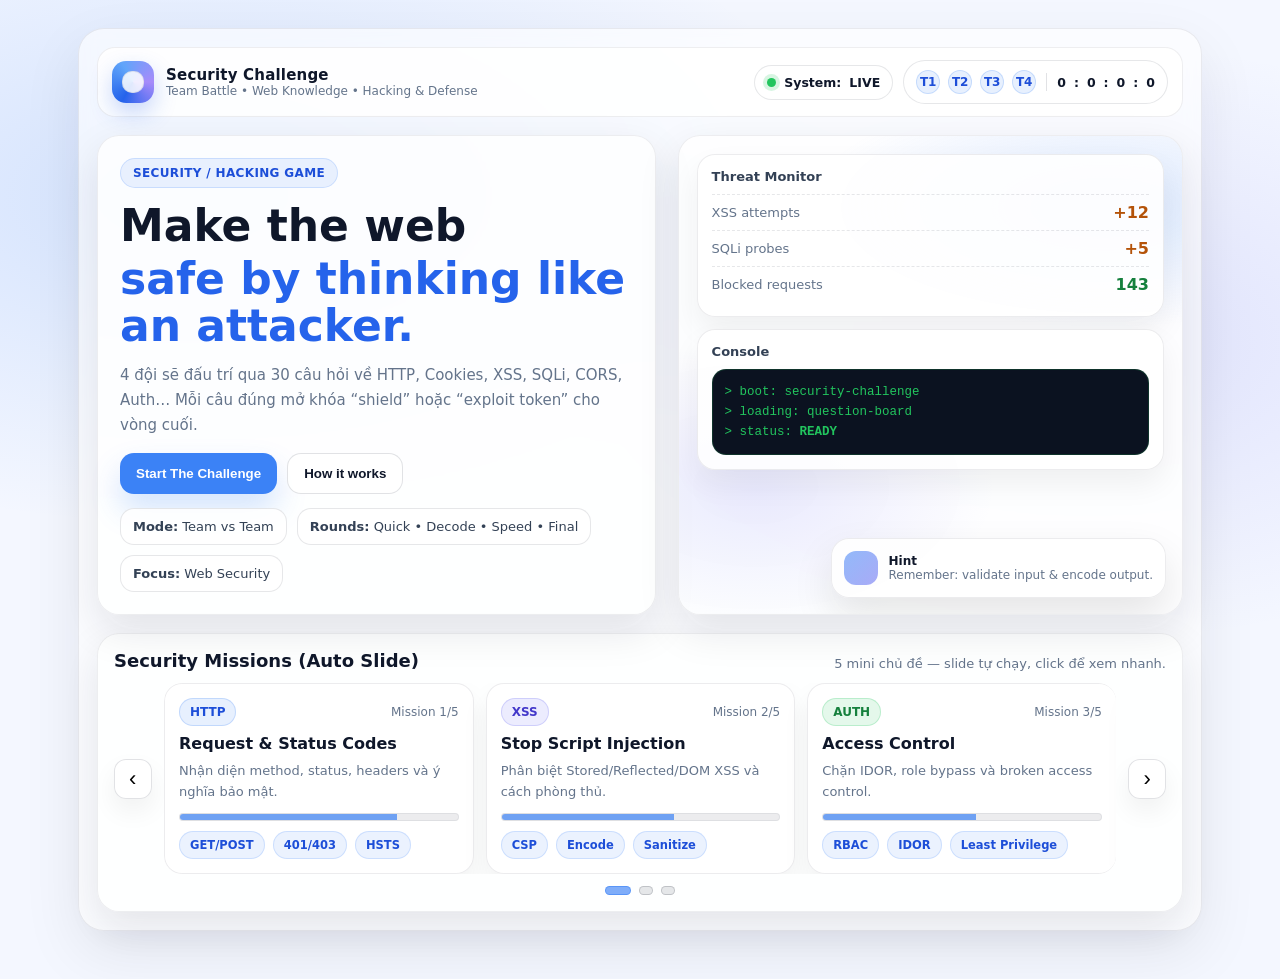
<file: index.html>
<!doctype html>
<html lang="vi">
  <head>
    <meta charset="UTF-8" />
    <meta name="viewport" content="width=device-width, initial-scale=1.0" />
    <title>Security Challenge</title>
    <link rel="stylesheet" href="css/style.css" />
  </head>
  <body>
    <div class="page">
      <div class="frame">
        <!-- TOP STRIP (1 bỏ navbar) -->
        <header class="topstrip">
          <div class="brand">
            <div class="logo"></div>
            <div class="brand-text">
              <h1>Security Challenge</h1>
              <p>Team Battle • Web Knowledge • Hacking & Defense</p>
            </div>
          </div>

          <!-- (2) thay search/get started bằng mini status + score -->
          <div class="mini-panel">
            <div class="status-pill">
              <span class="status-dot"></span>
              System: <b>LIVE</b>
            </div>

            <div class="score-pill">
              <span class="t">T1</span><span class="t">T2</span
              ><span class="t">T3</span><span class="t">T4</span>
              <span class="sep"></span>
              <span class="score">0</span> : <span class="score">0</span> :
              <span class="score">0</span> : <span class="score">0</span>
            </div>
          </div>
        </header>

        <!-- HERO (3) nội dung security/hacking -->
        <main class="hero">
          <section class="hero-left">
            <div class="hero-tag">SECURITY / HACKING GAME</div>

            <h2>Make the web</h2>
            <h2 class="accent">safe by thinking like an attacker.</h2>

            <p class="hero-desc">
              4 đội sẽ đấu trí qua 30 câu hỏi về HTTP, Cookies, XSS, SQLi, CORS,
              Auth… Mỗi câu đúng mở khóa “shield” hoặc “exploit token” cho vòng
              cuối.
            </p>

            <div class="hero-actions">
              <button id="startBtn" class="btn-primary" type="button">
                Start The Challenge
              </button>
              <button class="btn-ghost" type="button" id="howBtn">
                How it works
              </button>
            </div>

            <div class="hero-meta">
              <div class="meta-chip"><b>Mode:</b> Team vs Team</div>
              <div class="meta-chip">
                <b>Rounds:</b> Quick • Decode • Speed • Final
              </div>
              <div class="meta-chip"><b>Focus:</b> Web Security</div>
            </div>
          </section>

          <!-- RIGHT HERO (thay hình người bằng “security dashboard + cards”) -->
          <section class="hero-right">
            <div class="dash">
              <div class="dash-card">
                <div class="dash-title">Threat Monitor</div>
                <div class="dash-row">
                  <span class="k">XSS attempts</span>
                  <span class="v warn">+12</span>
                </div>
                <div class="dash-row">
                  <span class="k">SQLi probes</span>
                  <span class="v warn">+5</span>
                </div>
                <div class="dash-row">
                  <span class="k">Blocked requests</span>
                  <span class="v ok">143</span>
                </div>
              </div>

              <div class="dash-card terminal">
                <div class="dash-title">Console</div>
                <div class="term" id="term">
                  <div>> boot: security-challenge</div>
                  <div>> loading: question-board</div>
                  <div>> status: <span class="ok">READY</span></div>
                </div>
              </div>

              <div class="float-note">
                <div class="avatar"></div>
                <div>
                  <div class="note-title">Hint</div>
                  <div class="note-text">
                    Remember: validate input & encode output.
                  </div>
                </div>
              </div>
            </div>
          </section>
        </main>

        <!-- (4) SLIDER 5 cái tự chạy (dạng “project cards” như ảnh) -->
        <section class="bottom">
          <div class="bottom-head">
            <h3>Security Missions (Auto Slide)</h3>
            <p>5 mini chủ đề — slide tự chạy, click để xem nhanh.</p>
          </div>

          <div class="mission-wrap">
            <button class="nav-btn prev" type="button" aria-label="Previous">
              ‹
            </button>

            <div class="mission-viewport">
              <div class="mission-track" id="missionTrack">
                <article class="mission">
                  <div class="mission-top">
                    <span class="badge blue">HTTP</span>
                    <span class="small">Mission 1/5</span>
                  </div>
                  <h4>Request & Status Codes</h4>
                  <p>Nhận diện method, status, headers và ý nghĩa bảo mật.</p>
                  <div class="meter"><span style="width: 78%"></span></div>
                  <div class="mission-foot">
                    <span class="chip">GET/POST</span
                    ><span class="chip">401/403</span
                    ><span class="chip">HSTS</span>
                  </div>
                </article>

                <article class="mission">
                  <div class="mission-top">
                    <span class="badge purple">XSS</span>
                    <span class="small">Mission 2/5</span>
                  </div>
                  <h4>Stop Script Injection</h4>
                  <p>Phân biệt Stored/Reflected/DOM XSS và cách phòng thủ.</p>
                  <div class="meter"><span style="width: 62%"></span></div>
                  <div class="mission-foot">
                    <span class="chip">CSP</span><span class="chip">Encode</span
                    ><span class="chip">Sanitize</span>
                  </div>
                </article>

                <article class="mission">
                  <div class="mission-top">
                    <span class="badge green">AUTH</span>
                    <span class="small">Mission 3/5</span>
                  </div>
                  <h4>Access Control</h4>
                  <p>Chặn IDOR, role bypass và broken access control.</p>
                  <div class="meter"><span style="width: 55%"></span></div>
                  <div class="mission-foot">
                    <span class="chip">RBAC</span><span class="chip">IDOR</span
                    ><span class="chip">Least Privilege</span>
                  </div>
                </article>

                <article class="mission">
                  <div class="mission-top">
                    <span class="badge red">SQLi</span>
                    <span class="small">Mission 4/5</span>
                  </div>
                  <h4>Query Defense</h4>
                  <p>
                    Parameterize queries, validate input, block payload
                    patterns.
                  </p>
                  <div class="meter"><span style="width: 70%"></span></div>
                  <div class="mission-foot">
                    <span class="chip">Prepared</span
                    ><span class="chip">ORM</span><span class="chip">WAF</span>
                  </div>
                </article>

                <article class="mission">
                  <div class="mission-top">
                    <span class="badge amber">CORS</span>
                    <span class="small">Mission 5/5</span>
                  </div>
                  <h4>Cross-Origin Rules</h4>
                  <p>Hiểu CORS, preflight, và những hiểu lầm hay gặp.</p>
                  <div class="meter"><span style="width: 48%"></span></div>
                  <div class="mission-foot">
                    <span class="chip">Preflight</span
                    ><span class="chip">Origin</span
                    ><span class="chip">Credentials</span>
                  </div>
                </article>
              </div>
            </div>

            <button class="nav-btn next" type="button" aria-label="Next">
              ›
            </button>
          </div>

          <div class="dots" id="missionDots"></div>
        </section>
      </div>
    </div>

    <script src="js/main.js"></script>
  </body>
</html>
</file>
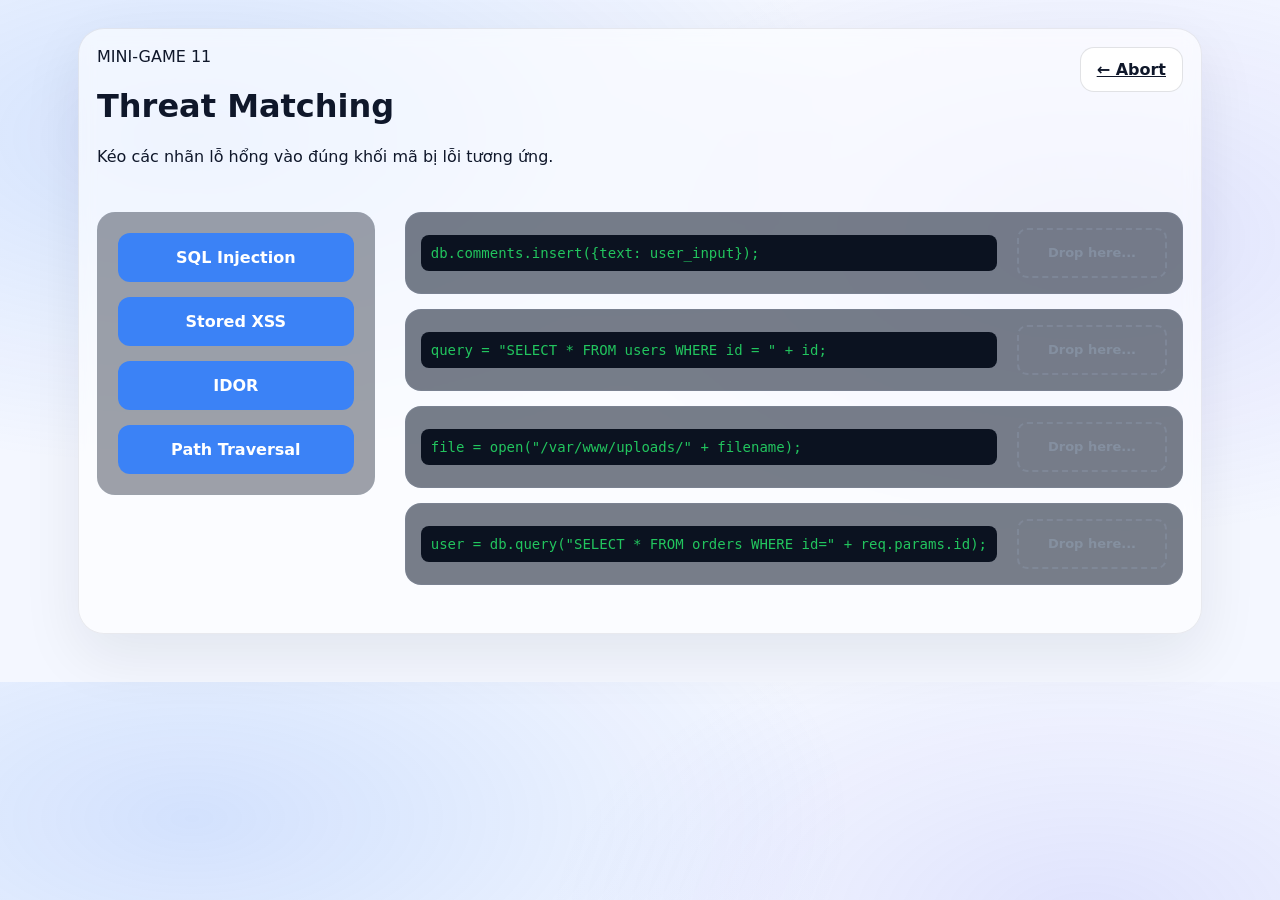
<file: mg11.html>
<!doctype html>
<html lang="vi">
  <head>
    <meta charset="UTF-8" />
    <meta name="viewport" content="width=device-width, initial-scale=1.0" />
    <title>Mini-game 11 — Security Challenge</title>
    <link rel="stylesheet" href="css/style.css" />
    <link rel="stylesheet" href="css/mg11.css" />
  </head>
  <body>
    <div class="page">
      <div class="frame glass-frame">
        <header class="mg-header">
          <div class="header-info">
            <div class="q-badge">MINI-GAME 11</div>
            <h1>Threat Matching</h1>
            <p>Kéo các nhãn lỗ hổng vào đúng khối mã bị lỗi tương ứng.</p>
          </div>
          <a class="btn-ghost" href="questions.html">← Abort</a>
        </header>

        <main class="mg-container">
          <div class="mg-source" id="sourceContainer">
            <div class="mg-label" draggable="true" data-type="sqli">
              SQL Injection
            </div>
            <div class="mg-label" draggable="true" data-type="xss">
              Stored XSS
            </div>
            <div class="mg-label" draggable="true" data-type="idor">IDOR</div>
            <div class="mg-label" draggable="true" data-type="path">
              Path Traversal
            </div>
          </div>

          <div class="mg-targets" id="targetContainer">
            <div class="mg-slot" data-match="xss">
              <pre>db.comments.insert({text: user_input});</pre>
              <div class="drop-zone">Drop here...</div>
            </div>
            <div class="mg-slot" data-match="sqli">
              <pre>query = "SELECT * FROM users WHERE id = " + id;</pre>
              <div class="drop-zone">Drop here...</div>
            </div>
            <div class="mg-slot" data-match="path">
              <pre>file = open("/var/www/uploads/" + filename);</pre>
              <div class="drop-zone">Drop here...</div>
            </div>
            <div class="mg-slot" data-match="idor">
              <pre>
user = db.query("SELECT * FROM orders WHERE id=" + req.params.id);</pre
              >
              <div class="drop-zone">Drop here...</div>
            </div>
          </div>
        </main>

        <footer class="mg-footer">
          <div id="statusMessage" class="feedback-box hidden"></div>
          <button id="finishBtn" class="btn-primary" style="display: none">
            Return to Board
          </button>
        </footer>
      </div>
    </div>

    <script src="js/mg11.js"></script>
  </body>
</html>
</file>
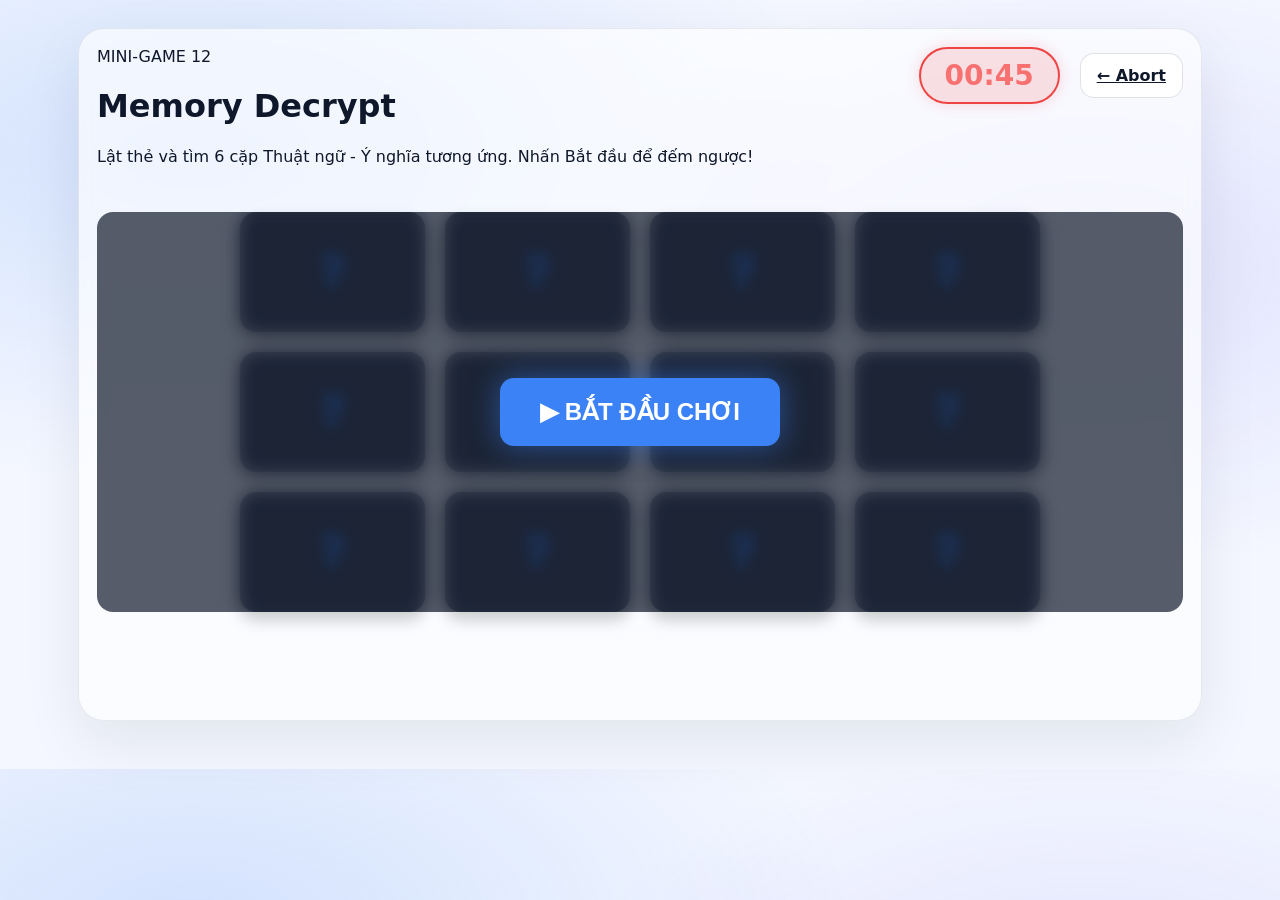
<file: mg12.html>
<!doctype html>
<html lang="vi">
  <head>
    <meta charset="UTF-8" />
    <meta name="viewport" content="width=device-width, initial-scale=1.0" />
    <title>Mini-game 12 — Security Challenge</title>
    <link rel="stylesheet" href="css/style.css" />
    <link rel="stylesheet" href="css/mg12.css" />
  </head>
  <body>
    <div class="page">
      <div class="frame glass-frame">
        <header class="mg-header">
          <div class="header-info">
            <div class="q-badge">MINI-GAME 12</div>
            <h1>Memory Decrypt</h1>
            <p>
              Lật thẻ và tìm 6 cặp Thuật ngữ - Ý nghĩa tương ứng. Nhấn Bắt đầu
              để đếm ngược!
            </p>
          </div>

          <div
            class="header-right"
            style="display: flex; align-items: center; gap: 20px"
          >
            <div class="timer-pill" id="timerDisplay">00:45</div>
            <a class="btn-ghost" href="questions.html">← Abort</a>
          </div>
        </header>

        <main class="mg-container" style="position: relative">
          <div id="startOverlay" class="start-overlay">
            <button
              id="startBtn"
              class="btn-primary"
              style="
                font-size: 24px;
                padding: 20px 40px;
                box-shadow: 0 0 30px rgba(59, 130, 246, 0.5);
              "
            >
              ▶ BẮT ĐẦU CHƠI
            </button>
          </div>

          <div class="mem-board" id="memBoard"></div>
        </main>

        <footer class="mg-footer">
          <div id="statusMessage" class="feedback-box hidden"></div>
          <button id="finishBtn" class="btn-primary" style="display: none">
            Return to Board
          </button>
        </footer>
      </div>
    </div>

    <script src="js/mg12.js"></script>
  </body>
</html>
</file>
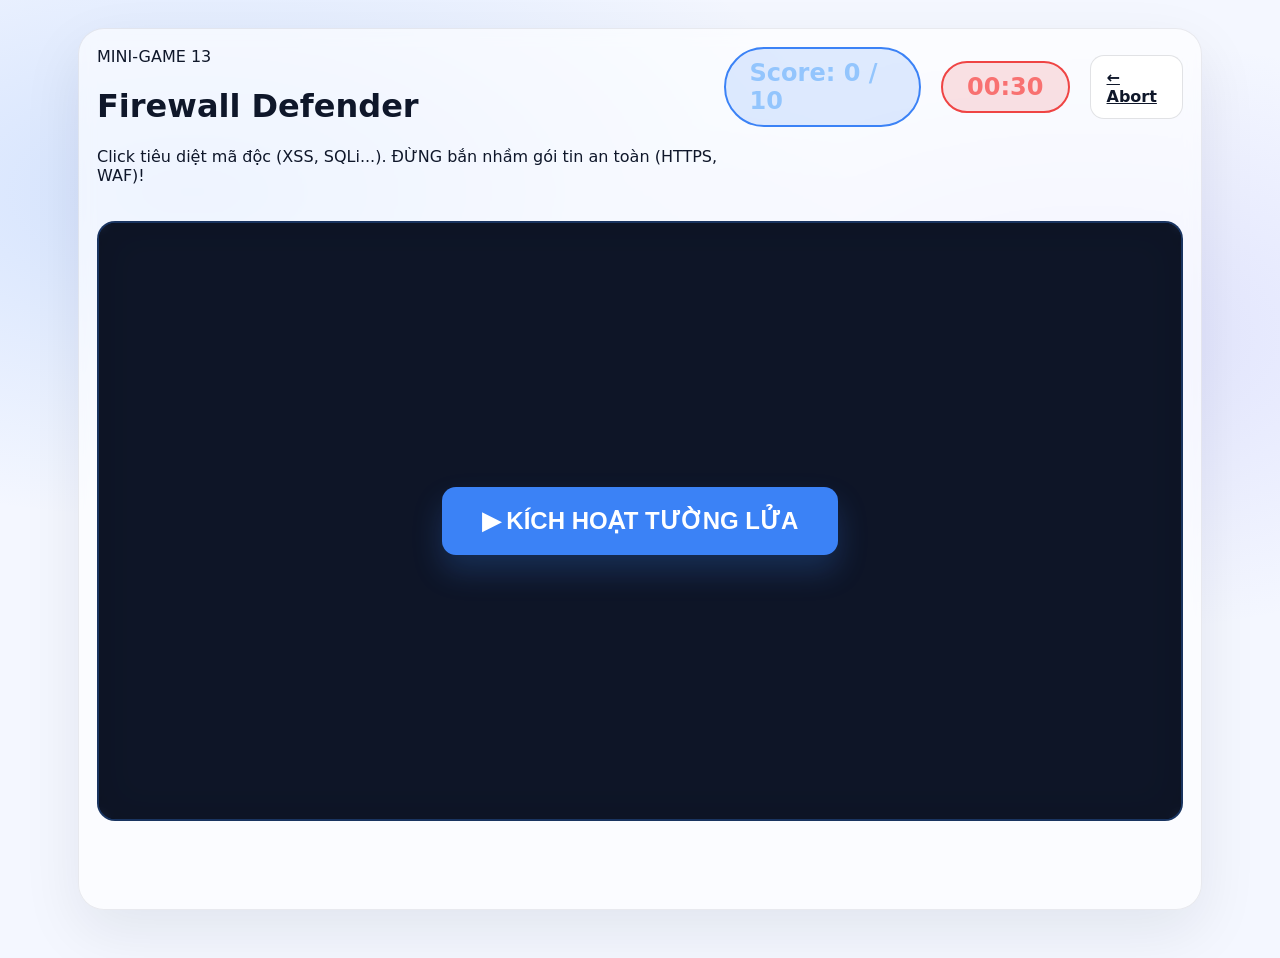
<file: mg13.html>
<!doctype html>
<html lang="vi">
  <head>
    <meta charset="UTF-8" />
    <meta name="viewport" content="width=device-width, initial-scale=1.0" />
    <title>Mini-game 13 — Security Challenge</title>
    <link rel="stylesheet" href="css/style.css" />
    <link rel="stylesheet" href="css/mg13.css" />
  </head>
  <body>
    <div class="page">
      <div class="frame glass-frame">
        <header class="mg-header">
          <div class="header-info">
            <div class="q-badge">MINI-GAME 13</div>
            <h1>Firewall Defender</h1>
            <p>
              Click tiêu diệt mã độc (XSS, SQLi...). ĐỪNG bắn nhầm gói tin an
              toàn (HTTPS, WAF)!
            </p>
          </div>

          <div
            class="header-right"
            style="display: flex; align-items: center; gap: 20px"
          >
            <div class="score-pill" id="scoreDisplay">Score: 0 / 10</div>
            <div class="timer-pill" id="timerDisplay">00:30</div>
            <a class="btn-ghost" href="questions.html">← Abort</a>
          </div>
        </header>

        <main class="mg-container">
          <div id="startOverlay" class="start-overlay">
            <button
              id="startBtn"
              class="btn-primary"
              style="font-size: 24px; padding: 20px 40px"
            >
              ▶ KÍCH HOẠT TƯỜNG LỬA
            </button>
          </div>

          <div class="game-area" id="gameArea"></div>
        </main>

        <footer class="mg-footer">
          <div id="statusMessage" class="feedback-box hidden"></div>
          <button id="finishBtn" class="btn-primary" style="display: none">
            Return to Board
          </button>
        </footer>
      </div>
    </div>

    <script src="js/mg13.js"></script>
  </body>
</html>
</file>
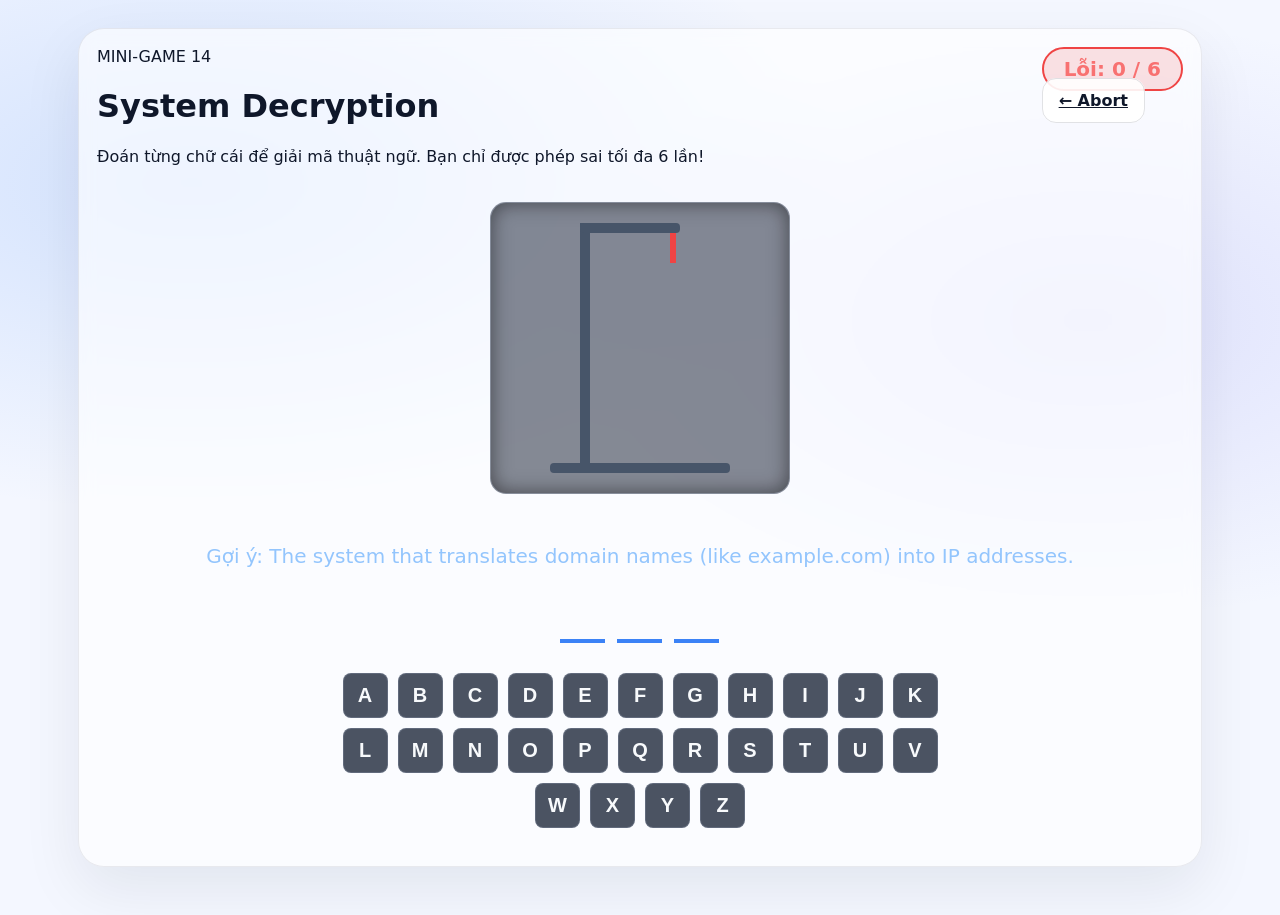
<file: mg14.html>
<!doctype html>
<html lang="vi">
  <head>
    <meta charset="UTF-8" />
    <meta name="viewport" content="width=device-width, initial-scale=1.0" />
    <title>Mini-game 14 — Hangman</title>
    <link rel="stylesheet" href="css/style.css" />
    <link rel="stylesheet" href="css/mg14.css" />
  </head>
  <body>
    <div class="page">
      <div class="frame glass-frame">
        <header class="mg-header">
          <div class="header-info">
            <div class="q-badge">MINI-GAME 14</div>
            <h1>System Decryption</h1>
            <p>
              Đoán từng chữ cái để giải mã thuật ngữ. Bạn chỉ được phép sai tối
              đa 6 lần!
            </p>
          </div>

          <div class="header-right">
            <div class="mistake-pill" id="mistakeDisplay">Lỗi: 0 / 6</div>
            <a class="btn-ghost" href="questions.html">← Abort</a>
          </div>
        </header>

        <main class="mg-container">
          <div class="hangman-box">
            <div class="hangman-figure" id="hangmanFigure">
              <div class="gallows-base"></div>
              <div class="gallows-pole"></div>
              <div class="gallows-top"></div>
              <div class="gallows-rope"></div>

              <div class="part-head figure-part"></div>
              <div class="part-body figure-part"></div>
              <div class="part-arm-l figure-part"></div>
              <div class="part-arm-r figure-part"></div>
              <div class="part-leg-l figure-part"></div>
              <div class="part-leg-r figure-part"></div>
            </div>
          </div>

          <div class="word-section">
            <h3 class="hint-text" id="hintDisplay">Gợi ý: Đang tải...</h3>
            <div class="word-display" id="wordDisplay"></div>
          </div>

          <div class="keyboard" id="keyboard"></div>
        </main>

        <footer class="mg-footer">
          <div id="statusMessage" class="feedback-box hidden"></div>
          <button id="finishBtn" class="btn-primary" style="display: none">
            Return to Board
          </button>
        </footer>
      </div>
    </div>

    <script src="js/mg14.js"></script>
  </body>
</html>
</file>
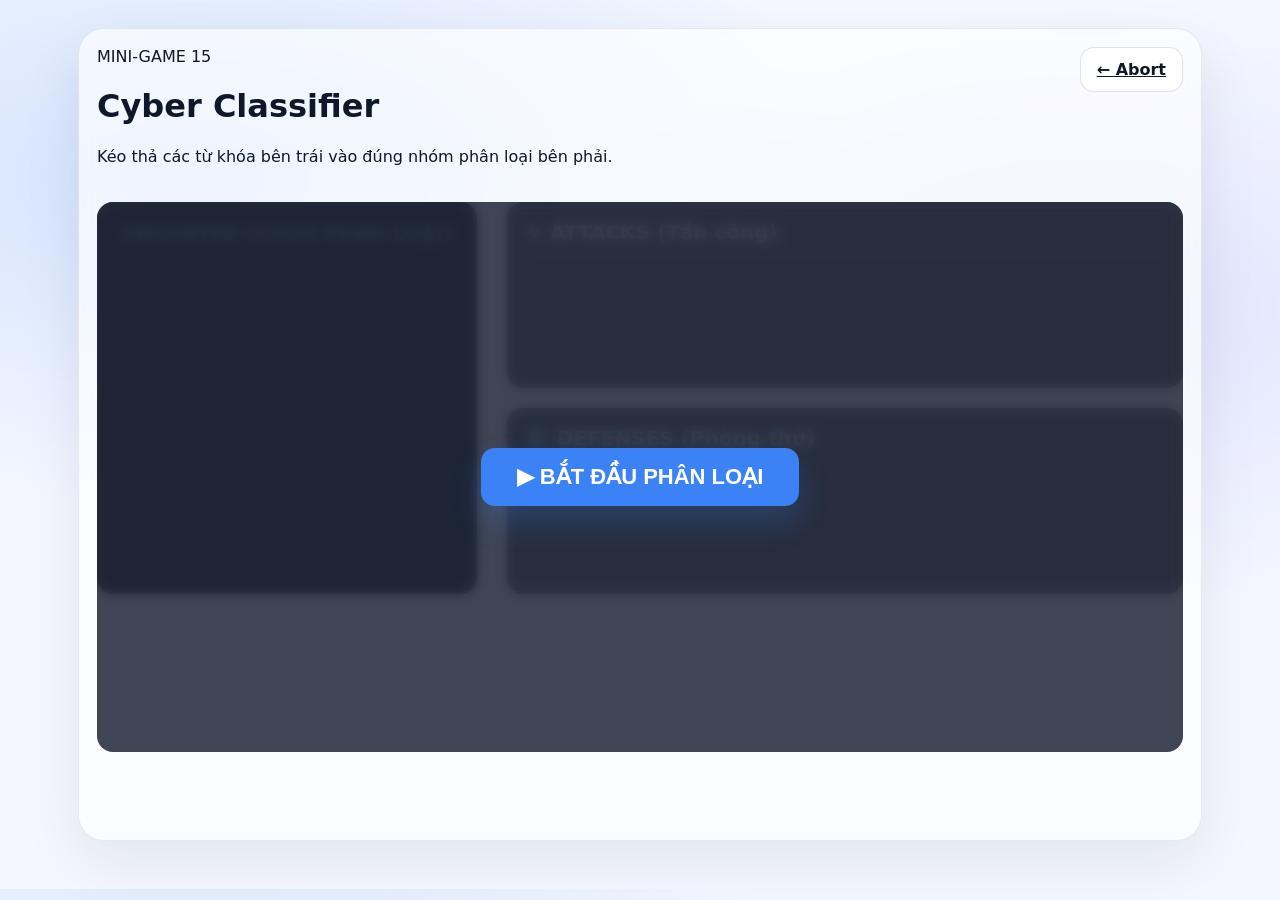
<file: mg15.html>
<!doctype html>
<html lang="vi">
  <head>
    <meta charset="UTF-8" />
    <meta name="viewport" content="width=device-width, initial-scale=1.0" />
    <title>Mini-game 15 — Group Sort</title>
    <link rel="stylesheet" href="css/style.css" />
    <link rel="stylesheet" href="css/mg15.css" />
  </head>
  <body>
    <div class="page">
      <div class="frame glass-frame">
        <header class="mg-header">
          <div class="header-info">
            <div class="q-badge">MINI-GAME 15</div>
            <h1>Cyber Classifier</h1>
            <p>
              Kéo thả các từ khóa bên trái vào đúng nhóm phân loại bên phải.
            </p>
          </div>
          <a class="btn-ghost" href="questions.html">← Abort</a>
        </header>

        <main class="mg-container">
          <div id="startOverlay" class="start-overlay">
            <button
              id="startBtn"
              class="btn-primary"
              style="font-size: 22px; padding: 16px 36px"
            >
              ▶ BẮT ĐẦU PHÂN LOẠI
            </button>
          </div>

          <div class="game-layout">
            <div class="left-col">
              <h2 class="col-title">Unsorted (Chưa phân loại)</h2>
              <div class="unsorted-list" id="unsortedList"></div>
            </div>

            <div class="right-col">
              <div class="drop-group" data-group="ATTACK">
                <h3 class="group-title">☣️ ATTACKS (Tấn công)</h3>
                <div class="drop-zone" id="zoneAttack"></div>
              </div>

              <div class="drop-group" data-group="DEFENSE">
                <h3 class="group-title">🛡️ DEFENSES (Phòng thủ)</h3>
                <div class="drop-zone" id="zoneDefense"></div>
              </div>
            </div>
          </div>
        </main>

        <footer class="mg-footer">
          <div id="statusMessage" class="feedback-box hidden"></div>
          <button id="finishBtn" class="btn-primary" style="display: none">
            Return to Board
          </button>
        </footer>
      </div>
    </div>

    <script src="js/mg15.js"></script>
  </body>
</html>
</file>
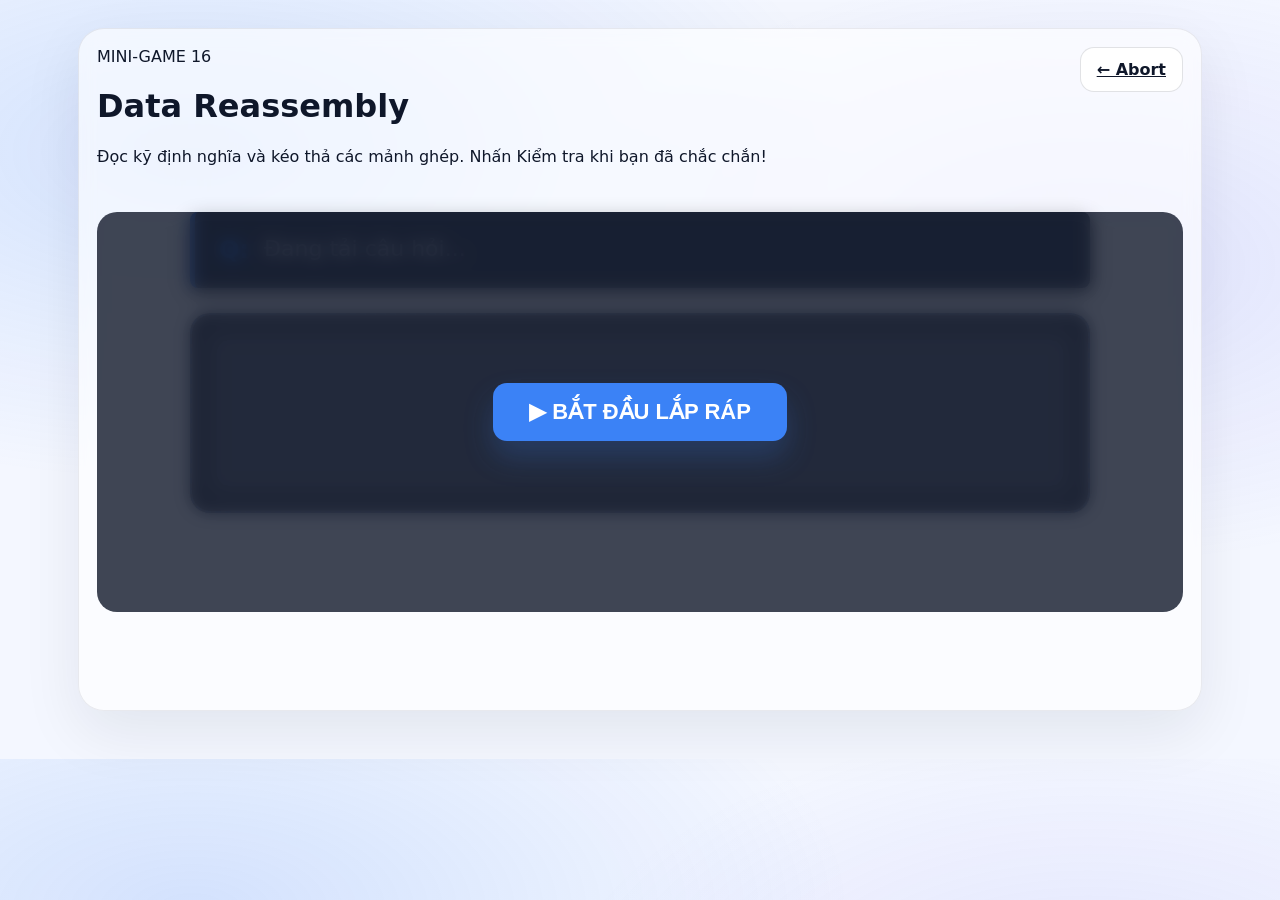
<file: mg16.html>
<!doctype html>
<html lang="vi">
  <head>
    <meta charset="UTF-8" />
    <meta name="viewport" content="width=device-width, initial-scale=1.0" />
    <title>Mini-game 16 — Sentence Unjumble</title>
    <link rel="stylesheet" href="css/style.css" />
    <link rel="stylesheet" href="css/mg16.css" />
  </head>
  <body>
    <div class="page">
      <div class="frame glass-frame">
        <header class="mg-header">
          <div class="header-info">
            <div class="q-badge">MINI-GAME 16</div>
            <h1>Data Reassembly</h1>
            <p>
              Đọc kỹ định nghĩa và kéo thả các mảnh ghép. Nhấn Kiểm tra khi bạn
              đã chắc chắn!
            </p>
          </div>
          <a class="btn-ghost" href="questions.html">← Abort</a>
        </header>

        <main class="mg-container">
          <div id="startOverlay" class="start-overlay">
            <button
              id="startBtn"
              class="btn-primary"
              style="font-size: 22px; padding: 16px 36px"
            >
              ▶ BẮT ĐẦU LẮP RÁP
            </button>
          </div>

          <div class="question-box" id="questionBox">
            <span class="q-label">Q:</span>
            <span id="questionText">Đang tải câu hỏi...</span>
          </div>

          <div class="sentence-board" id="sentenceBoard">
            <div class="sentence-container" id="sentenceContainer"></div>
          </div>

          <div class="game-controls" id="gameControls" style="display: none">
            <button
              id="hintBtn"
              class="btn-ghost"
              style="color: #fbbf24; border-color: rgba(251, 191, 36, 0.4)"
            >
              💡 Gợi ý
            </button>
            <button
              id="checkBtn"
              class="btn-primary"
              style="
                background: #22c55e;
                border-color: #16a34a;
                box-shadow: 0 0 15px rgba(34, 197, 94, 0.4);
              "
            >
              ✔️ Kiểm tra đáp án
            </button>
          </div>

          <div id="hintText" class="hint-text hidden"></div>
        </main>

        <footer class="mg-footer">
          <div id="statusMessage" class="feedback-box hidden"></div>
          <button id="finishBtn" class="btn-primary" style="display: none">
            Return to Board
          </button>
        </footer>
      </div>
    </div>

    <script src="js/mg16.js"></script>
  </body>
</html>
</file>
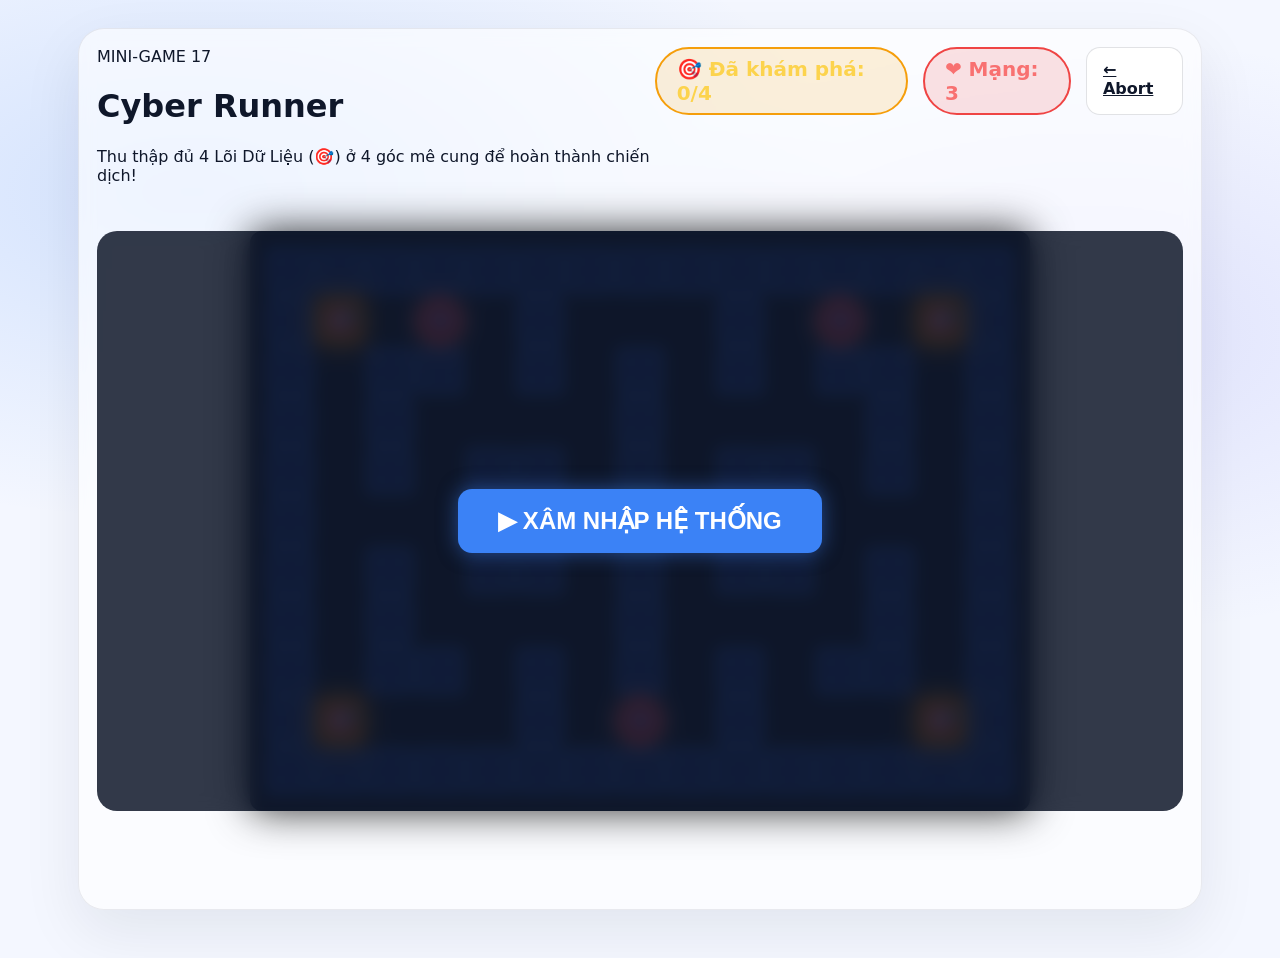
<file: mg17.html>
<!doctype html>
<html lang="vi">
  <head>
    <meta charset="UTF-8" />
    <meta name="viewport" content="width=device-width, initial-scale=1.0" />
    <title>Mini-game 17 — Maze Chase</title>
    <link rel="stylesheet" href="css/style.css" />
    <link rel="stylesheet" href="css/mg17.css" />
  </head>
  <body>
    <div class="page">
      <div class="frame glass-frame">
        <header class="mg-header">
          <div class="header-info">
            <div class="q-badge">MINI-GAME 17</div>
            <h1>Cyber Runner</h1>
            <p>
              Thu thập đủ 4 Lõi Dữ Liệu (🎯) ở 4 góc mê cung để hoàn thành chiến
              dịch!
            </p>
          </div>
          <div class="header-right" style="display: flex; gap: 15px">
            <div
              class="lives-pill"
              id="nodesDisplay"
              style="
                border-color: #f59e0b;
                color: #fcd34d;
                background: rgba(245, 158, 11, 0.15);
              "
            >
              🎯 Dữ liệu: 0/4
            </div>
            <div class="lives-pill" id="livesDisplay">❤️ Mạng: 3</div>
            <a class="btn-ghost" href="questions.html">← Abort</a>
          </div>
        </header>

        <main class="mg-container">
          <div id="startOverlay" class="start-overlay">
            <button
              id="startBtn"
              class="btn-primary"
              style="
                font-size: 24px;
                padding: 18px 40px;
                box-shadow: 0 0 20px rgba(59, 130, 246, 0.5);
              "
            >
              ▶ XÂM NHẬP HỆ THỐNG
            </button>
          </div>

          <div class="maze-wrapper" style="position: relative">
            <div id="mazeGrid" class="maze-grid"></div>
          </div>

          <div
            id="questionModal"
            class="start-overlay hidden"
            style="z-index: 200"
          >
            <div class="question-card">
              <h2 style="color: #4ade80; margin-top: 0">
                🔓 ĐÃ TRUY CẬP LÕI DỮ LIỆU!
              </h2>
              <p
                id="modalQuestionText"
                style="font-size: 22px; line-height: 1.5; margin: 20px 0"
              >
                Đang tải câu hỏi...
              </p>

              <div class="ans-grid" id="ansGrid"></div>
            </div>
          </div>
        </main>

        <footer class="mg-footer">
          <div id="statusMessage" class="feedback-box hidden"></div>
          <button id="finishBtn" class="btn-primary" style="display: none">
            Return to Board
          </button>
        </footer>
      </div>
    </div>

    <script src="js/mg17.js"></script>
  </body>
</html>
</file>
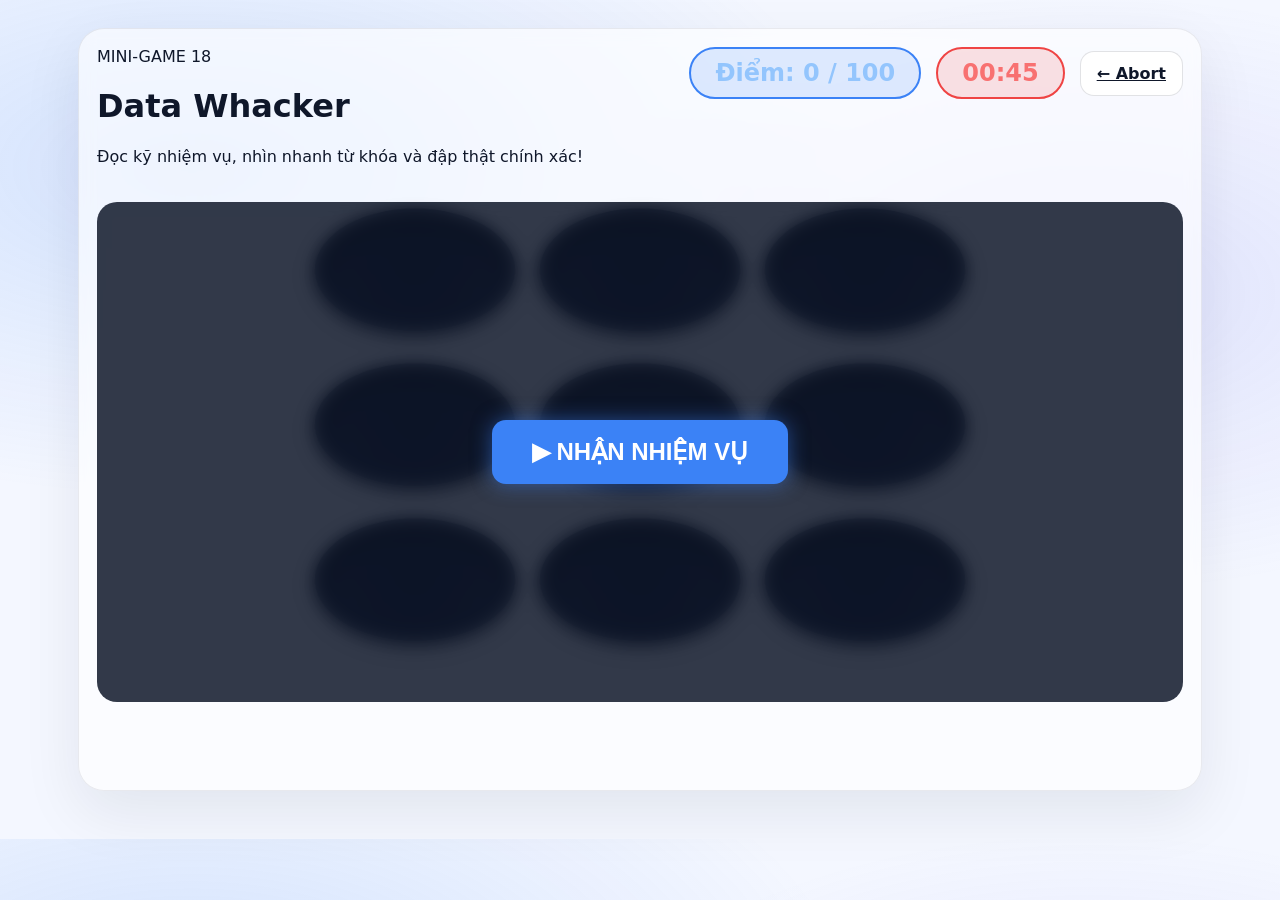
<file: mg18.html>
<!doctype html>
<html lang="vi">
  <head>
    <meta charset="UTF-8" />
    <meta name="viewport" content="width=device-width, initial-scale=1.0" />
    <title>Mini-game 18 — Malware Whacker</title>
    <link rel="stylesheet" href="css/style.css" />
    <link rel="stylesheet" href="css/mg18.css" />
  </head>
  <body>
    <div class="page">
      <div class="frame glass-frame">
        <header class="mg-header">
          <div class="header-info">
            <div class="q-badge">MINI-GAME 18</div>
            <h1>Data Whacker</h1>
            <p>Đọc kỹ nhiệm vụ, nhìn nhanh từ khóa và đập thật chính xác!</p>
          </div>
          <div
            class="header-right"
            style="display: flex; gap: 15px; align-items: center"
          >
            <div class="score-pill" id="scoreDisplay">Điểm: 0 / 100</div>
            <div class="timer-pill" id="timerDisplay">00:45</div>
            <a class="btn-ghost" href="questions.html">← Abort</a>
          </div>
        </header>

        <main class="mg-container">
          <div id="startOverlay" class="start-overlay">
            <button
              id="startBtn"
              class="btn-primary"
              style="
                font-size: 24px;
                padding: 18px 40px;
                box-shadow: 0 0 20px rgba(59, 130, 246, 0.5);
              "
            >
              ▶ NHẬN NHIỆM VỤ
            </button>
          </div>

          <div class="question-box hidden" id="questionBox">
            <h2 id="questionText">Đang tải nhiệm vụ...</h2>
          </div>

          <div class="whack-board" id="whackBoard"></div>
        </main>

        <footer class="mg-footer">
          <div id="statusMessage" class="feedback-box hidden"></div>
          <button id="finishBtn" class="btn-primary" style="display: none">
            Return to Board
          </button>
        </footer>
      </div>
    </div>

    <script src="js/mg18.js"></script>
  </body>
</html>
</file>
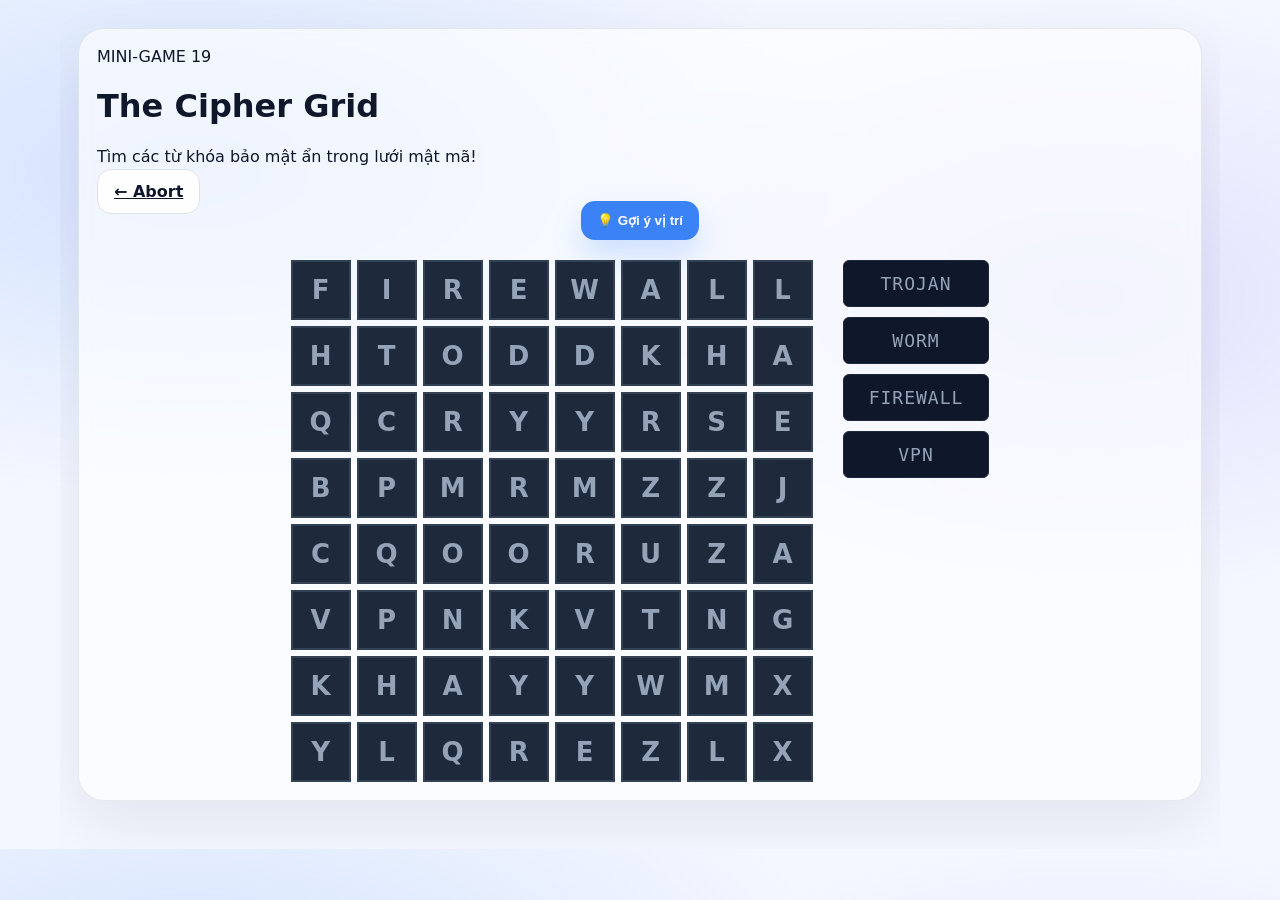
<file: mg19.html>
<!doctype html>
<html lang="vi">
  <head>
    <meta charset="UTF-8" />
    <meta name="viewport" content="width=device-width, initial-scale=1.0" />
    <title>Mini-game 19 — Cipher Grid</title>
    <link rel="stylesheet" href="css/style.css" />
    <link rel="stylesheet" href="css/mg19.css" />
  </head>
  <body>
    <div class="page">
      <div class="frame glass-frame">
        <header class="mg-header">
          <div class="header-info">
            <div class="q-badge">MINI-GAME 19</div>
            <h1>The Cipher Grid</h1>
            <p>Tìm các từ khóa bảo mật ẩn trong lưới mật mã!</p>
          </div>
          <div class="header-right">
            <a class="btn-ghost" href="questions.html">← Abort</a>
          </div>
        </header>

        <main class="mg-container">
          <div class="puzzle-wrapper">
            <div class="controls">
              <button id="hintBtn" class="btn-primary">💡 Gợi ý vị trí</button>
            </div>
            <div class="puzzle-area">
              <div id="wordGrid" class="word-grid"></div>
              <div id="wordList" class="word-list"></div>
            </div>
          </div>
        </main>

        <footer class="mg-footer">
          <div id="statusMessage" class="feedback-box hidden"></div>
          <button id="finishBtn" class="btn-primary" style="display: none">
            Return to Board
          </button>
        </footer>
      </div>
    </div>
    <script src="js/mg19.js"></script>
  </body>
</html>
</file>
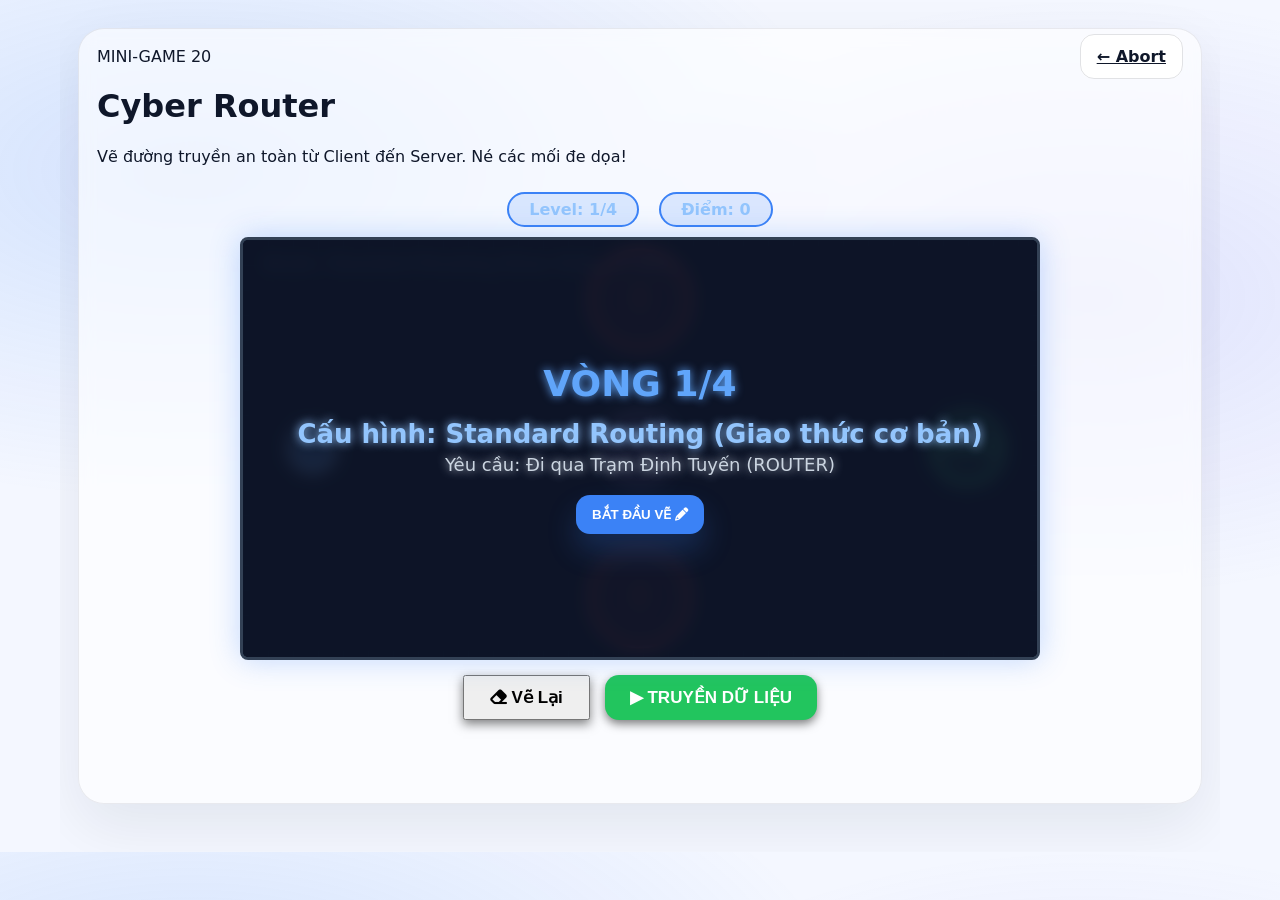
<file: mg20.html>
<!doctype html>
<html lang="vi">
  <head>
    <meta charset="UTF-8" />
    <meta name="viewport" content="width=device-width, initial-scale=1.0" />
    <title>Mini-game 20 — Cyber Router</title>
    <link
      rel="stylesheet"
      href="https://cdnjs.cloudflare.com/ajax/libs/font-awesome/6.0.0/css/all.min.css"
    />
    <link rel="stylesheet" href="css/style.css" />
    <link rel="stylesheet" href="css/mg20.css" />
  </head>
  <body>
    <div class="page">
      <div class="frame glass-frame">
        <header class="mg-header">
          <div class="header-info">
            <div class="q-badge">MINI-GAME 20</div>
            <h1>Cyber Router</h1>
            <p>
              Vẽ đường truyền an toàn từ Client đến Server. Né các mối đe dọa!
            </p>
          </div>
          <div class="header-right">
            <a class="btn-ghost" href="questions.html">← Abort</a>
          </div>
        </header>

        <main class="mg-container">
          <div class="game-stats">
            <div class="stat-pill">
              Level: <span id="levelDisplay">1/2</span>
            </div>
            <div class="stat-pill">Điểm: <span id="scoreDisplay">0</span></div>
          </div>

          <div class="canvas-wrapper">
            <canvas id="gameCanvas" width="800" height="420"></canvas>

            <div id="overlay" class="overlay hidden">
              <h2 id="overlayTitle">Kết quả</h2>
              <button
                id="nextLevelBtn"
                class="btn-primary"
                style="display: none; margin-top: 20px"
              >
                Bài tiếp theo <i class="fas fa-arrow-right"></i>
              </button>
            </div>
          </div>

          <div class="controls-bar">
            <button id="clearBtn" class="btn-secondary">
              <i class="fas fa-eraser"></i> Vẽ Lại
            </button>
            <button
              id="startBtn"
              class="btn-primary"
              style="background: #22c55e; border-color: #16a34a"
            >
              ▶ TRUYỀN DỮ LIỆU
            </button>
          </div>
        </main>

        <footer class="mg-footer">
          <div id="statusMessage" class="feedback-box hidden"></div>
          <button id="finishBtn" class="btn-primary" style="display: none">
            Return to Board
          </button>
        </footer>
      </div>
    </div>
    <script src="js/mg20.js"></script>
  </body>
</html>
</file>
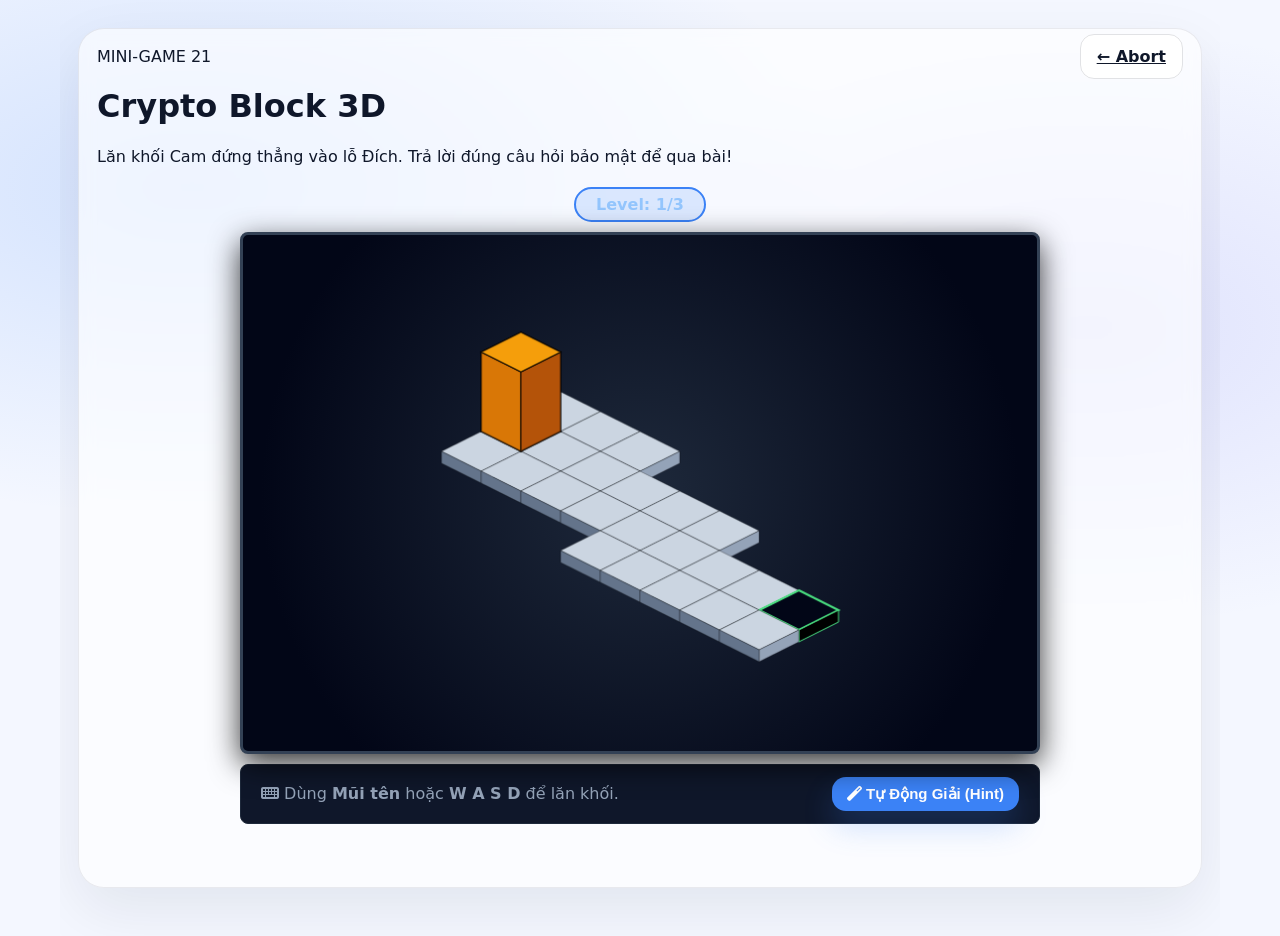
<file: mg21.html>
<!doctype html>
<html lang="vi">
  <head>
    <meta charset="UTF-8" />
    <meta name="viewport" content="width=device-width, initial-scale=1.0" />
    <title>Mini-game 21 — Crypto Block</title>
    <link
      rel="stylesheet"
      href="https://cdnjs.cloudflare.com/ajax/libs/font-awesome/6.0.0/css/all.min.css"
    />
    <link rel="stylesheet" href="css/style.css" />
    <link rel="stylesheet" href="css/mg21.css" />
  </head>
  <body>
    <div class="page">
      <div class="frame glass-frame">
        <header class="mg-header">
          <div class="header-info">
            <div class="q-badge">MINI-GAME 21</div>
            <h1>Crypto Block 3D</h1>
            <p>
              Lăn khối Cam đứng thẳng vào lỗ Đích. Trả lời đúng câu hỏi bảo mật
              để qua bài!
            </p>
          </div>
          <div class="header-right">
            <a class="btn-ghost" href="questions.html">← Abort</a>
          </div>
        </header>

        <main class="mg-container">
          <div class="game-stats">
            <div class="stat-pill">
              Level: <span id="levelDisplay">1/3</span>
            </div>
          </div>

          <div class="canvas-wrapper" id="canvasContainer">
            <canvas id="gameCanvas" width="800" height="520"></canvas>

            <div id="overlay" class="overlay hidden">
              <h2 id="overlayTitle">Kết quả</h2>

              <div id="questionBox" class="hidden">
                <p id="questionText"></p>
                <div id="answersContainer" class="answers-grid"></div>
              </div>

              <button
                id="nextLevelBtn"
                class="btn-primary"
                style="display: none; margin-top: 20px"
              >
                Vòng tiếp theo <i class="fas fa-arrow-right"></i>
              </button>
              <button
                id="retryBtn"
                class="btn-secondary"
                style="display: none; margin-top: 15px"
              >
                <i class="fas fa-redo"></i> Thử Lại
              </button>
            </div>
          </div>

          <div class="controls-hint">
            <div
              style="
                display: flex;
                justify-content: space-between;
                align-items: center;
              "
            >
              <span
                ><i class="fas fa-keyboard"></i> Dùng <b>Mũi tên</b> hoặc
                <b>W A S D</b> để lăn khối.</span
              >
              <button
                id="hintBtn"
                class="btn-primary"
                style="padding: 8px 15px; font-size: 15px"
              >
                <i class="fas fa-magic"></i> Tự Động Giải (Hint)
              </button>
            </div>
            <div
              id="hintText"
              style="
                margin-top: 10px;
                color: #fbbf24;
                font-weight: bold;
                display: none;
              "
            ></div>
          </div>
        </main>

        <footer class="mg-footer">
          <div id="statusMessage" class="feedback-box hidden"></div>
          <button id="finishBtn" class="btn-primary" style="display: none">
            Return to Board
          </button>
        </footer>
      </div>
    </div>
    <script src="js/mg21.js"></script>
  </body>
</html>
</file>
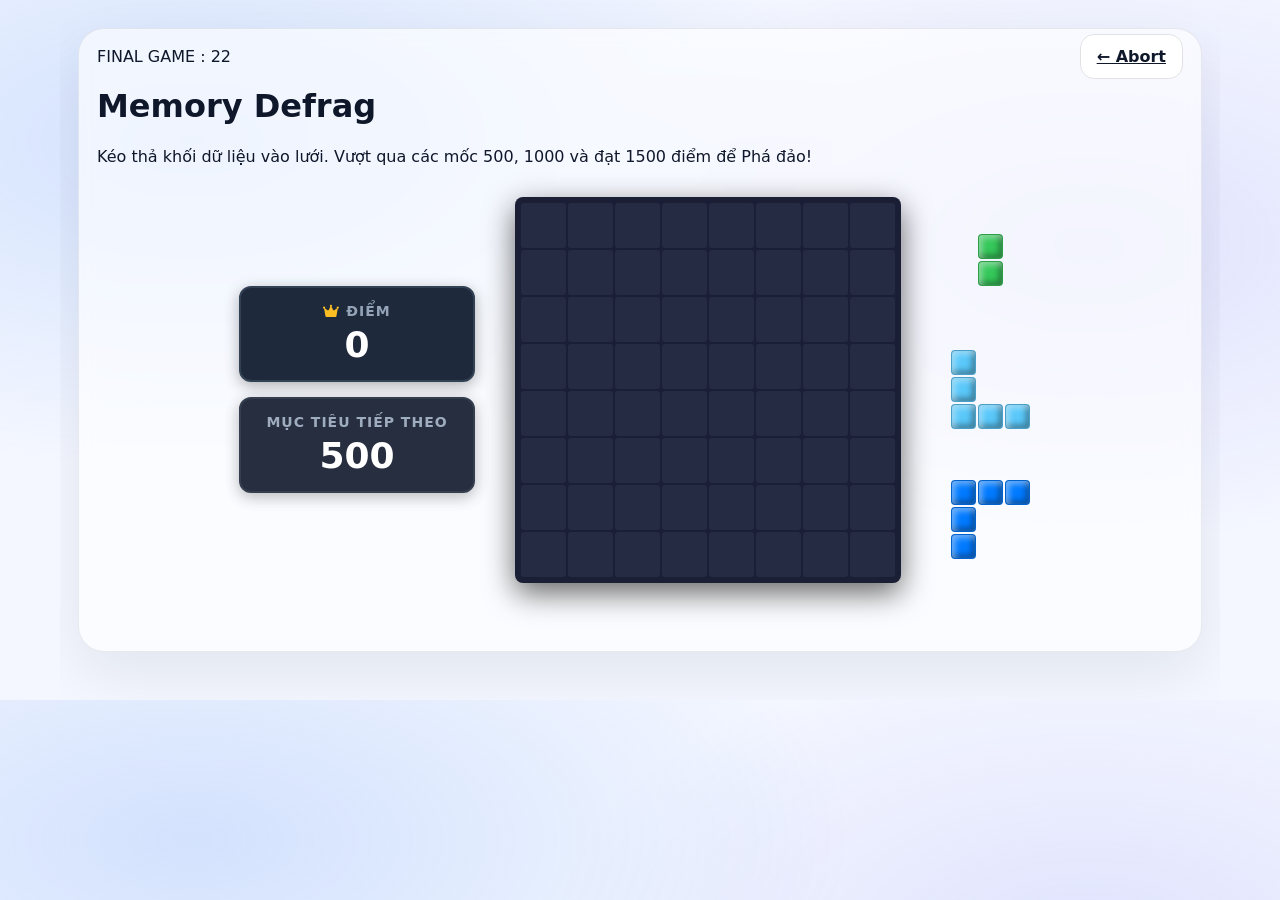
<file: mg22.html>
<!doctype html>
<html lang="vi">
  <head>
    <meta charset="UTF-8" />
    <meta name="viewport" content="width=device-width, initial-scale=1.0" />
    <title>Mini-game 22 — Memory Defrag</title>
    <link
      rel="stylesheet"
      href="https://cdnjs.cloudflare.com/ajax/libs/font-awesome/6.0.0/css/all.min.css"
    />
    <link rel="stylesheet" href="css/style.css" />
    <link rel="stylesheet" href="css/mg22.css" />
  </head>
  <body>
    <div class="page">
      <div class="frame glass-frame">
        <header class="mg-header">
          <div class="header-info">
            <div class="q-badge">FINAL GAME : 22</div>
            <h1>Memory Defrag</h1>
            <p>
              Kéo thả khối dữ liệu vào lưới. Vượt qua các mốc 500, 1000 và đạt
              1500 điểm để Phá đảo!
            </p>
          </div>
          <div class="header-right">
            <a class="btn-ghost" href="questions.html">← Abort</a>
          </div>
        </header>

        <main class="mg-container">
          <div class="game-layout">
            <div class="score-panel">
              <div class="score-box">
                <div class="score-title">
                  <i class="fas fa-crown" style="color: #fbbf24"></i> Điểm
                </div>
                <div id="scoreDisplay" class="score-value">0</div>
              </div>
              <div id="targetBox" class="score-box target-box">
                <div class="score-title">Mục tiêu tiếp theo</div>
                <div id="targetDisplay" class="score-value">500</div>
              </div>
            </div>

            <div class="board-wrapper">
              <div id="grid" class="grid-board"></div>
              <div id="overlay" class="overlay hidden">
                <h2 id="overlayTitle">Kết quả</h2>
                <p
                  id="finalScore"
                  style="color: white; font-size: 20px; margin-top: 10px"
                ></p>
                <button
                  id="retryBtn"
                  class="btn-secondary"
                  style="display: none; margin-top: 20px"
                >
                  <i class="fas fa-redo"></i> Thử Lại
                </button>
              </div>
            </div>

            <div id="tray" class="tray-container"></div>
          </div>
        </main>

        <footer class="mg-footer">
          <div id="statusMessage" class="feedback-box hidden"></div>
          <button id="finishBtn" class="btn-primary" style="display: none">
            Hoàn Tất Chiến Dịch!
          </button>
        </footer>
      </div>
    </div>
    <script src="js/mg22.js"></script>
  </body>
</html>
</file>
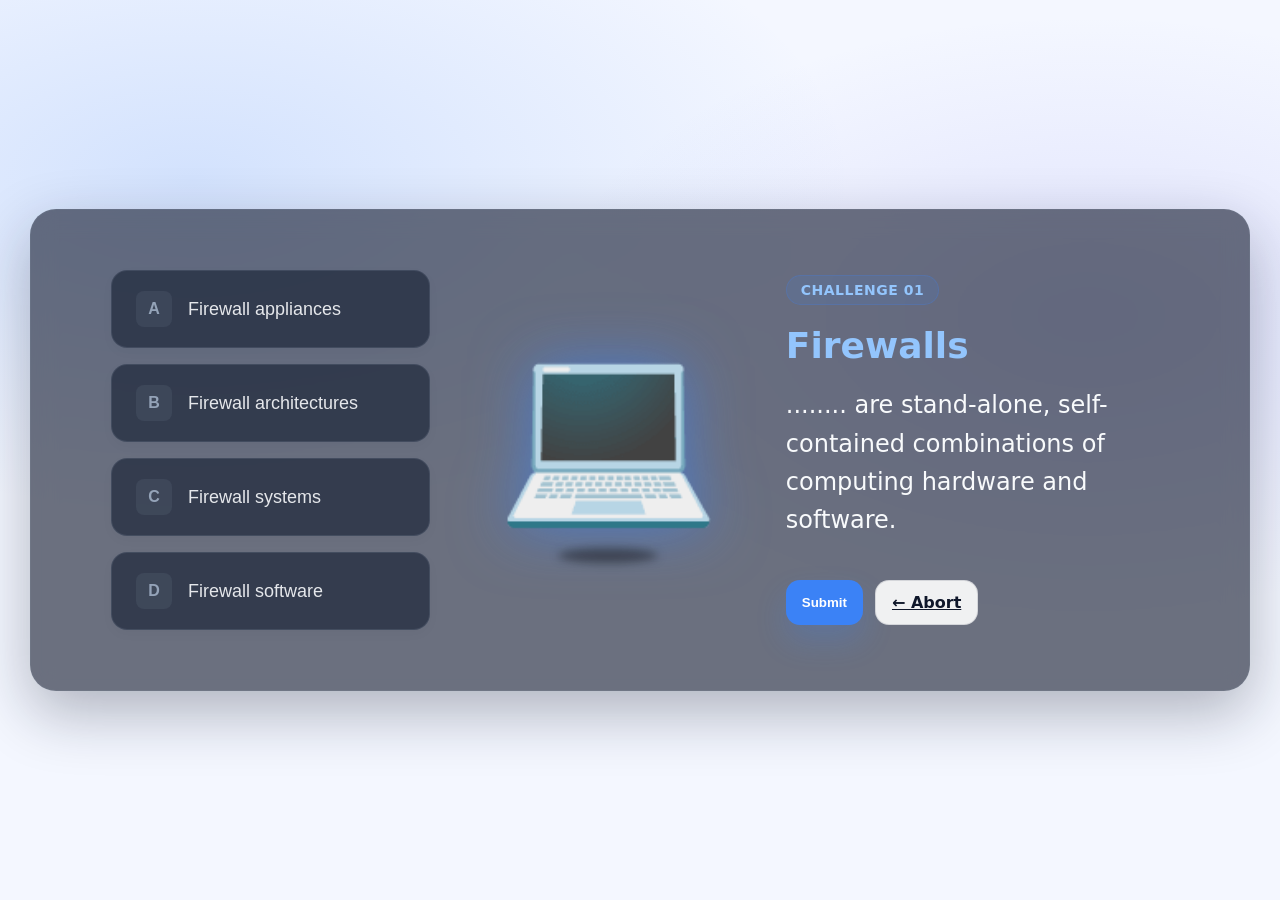
<file: qna.html>
<!doctype html>
<html lang="vi">
  <head>
    <meta charset="UTF-8" />
    <meta name="viewport" content="width=device-width, initial-scale=1.0" />
    <title>Challenge — Security Challenge</title>
    <link rel="stylesheet" href="css/style.css" />
    <link rel="stylesheet" href="css/qna.css" />
  </head>
  <body>
    <div class="page">
      <div class="frame glass-frame">
        <div class="qna-split-layout">
          <div class="qna-col-left" id="qOptions"></div>

          <div class="qna-col-center">
            <div class="floating-element">
              <div class="hacker-icon">💻</div>
              <div class="shadow"></div>
            </div>
          </div>

          <div class="qna-col-right">
            <div class="q-badge" id="qLabel">CHALLENGE 00</div>
            <h2 id="qTopic" class="q-topic-title">Loading Topic...</h2>

            <div class="q-text" id="qText">Loading question...</div>

            <div
              id="qSnippetBox"
              class="terminal q-snippet"
              style="display: none"
            >
              <div class="term" id="qSnippet"></div>
            </div>

            <div class="action-box">
              <div id="feedbackBox" class="feedback-box hidden"></div>
              <div class="btn-group">
                <button id="submitBtn" class="btn-primary" disabled>
                  Submit
                </button>
                <a class="btn-ghost" href="questions.html">← Abort</a>
              </div>
            </div>
          </div>
        </div>
      </div>
    </div>
    <script src="js/qna.data.js"></script>
    <script src="js/qna.js"></script>
  </body>
</html>
</file>
<file: css/style.css>
:root {
  --bg: #f4f7ff;
  --card: #ffffff;
  --text: #0f172a;
  --muted: #64748b;
  --primary: #3b82f6;
  --primary2: #2563eb;
  --ring: rgba(59, 130, 246, 0.25);
  --shadow: 0 18px 50px rgba(15, 23, 42, 0.12);
  --shadow2: 0 16px 42px rgba(15, 23, 42, 0.1);
  --border: rgba(15, 23, 42, 0.1);
  --radius: 22px;
}

* {
  box-sizing: border-box;
}
body {
  margin: 0;
  font-family:
    ui-sans-serif,
    system-ui,
    -apple-system,
    Segoe UI,
    Roboto,
    Helvetica,
    Arial;
  color: var(--text);
  background:
    radial-gradient(
      1200px 600px at 15% 20%,
      rgba(59, 130, 246, 0.18),
      transparent 55%
    ),
    radial-gradient(
      900px 500px at 85% 35%,
      rgba(99, 102, 241, 0.14),
      transparent 60%
    ),
    var(--bg);
}

.page {
  max-width: 1160px;
  margin: 0 auto;
  padding: 28px 18px 48px;
}

.frame {
  border-radius: 26px;
  background: rgba(255, 255, 255, 0.62);
  border: 1px solid rgba(15, 23, 42, 0.08);
  box-shadow: 0 22px 60px rgba(15, 23, 42, 0.08);
  padding: 18px;
  backdrop-filter: blur(8px);
}

/* ===== TOP STRIP (no navbar) ===== */
.topstrip {
  display: flex;
  align-items: center;
  justify-content: space-between;
  gap: 14px;
  padding: 12px 14px;
  border-radius: 18px;
  background: rgba(255, 255, 255, 0.85);
  border: 1px solid rgba(15, 23, 42, 0.07);
}

.brand {
  display: flex;
  align-items: center;
  gap: 12px;
  min-width: 260px;
}

.logo {
  width: 42px;
  height: 42px;
  border-radius: 14px;
  background: conic-gradient(from 210deg, #2563eb, #60a5fa, #a78bfa, #2563eb);
  box-shadow: 0 10px 22px rgba(37, 99, 235, 0.25);
  position: relative;
}
.logo::after {
  content: "";
  position: absolute;
  inset: 10px;
  border-radius: 10px;
  background: rgba(255, 255, 255, 0.86);
  box-shadow: inset 0 0 0 1px rgba(15, 23, 42, 0.08);
}

.brand-text h1 {
  margin: 0;
  font-size: 15px;
  letter-spacing: 0.2px;
}
.brand-text p {
  margin: 0;
  font-size: 12px;
  color: var(--muted);
}

.mini-panel {
  display: flex;
  align-items: center;
  gap: 10px;
  flex-wrap: wrap;
  justify-content: flex-end;
}

.status-pill,
.score-pill {
  display: inline-flex;
  align-items: center;
  gap: 8px;
  padding: 9px 12px;
  border-radius: 999px;
  border: 1px solid rgba(15, 23, 42, 0.1);
  background: rgba(255, 255, 255, 0.86);
  font-size: 12.5px;
  font-weight: 700;
}

.status-dot {
  width: 9px;
  height: 9px;
  border-radius: 99px;
  background: #22c55e;
  box-shadow: 0 0 0 4px rgba(34, 197, 94, 0.18);
}

.score-pill .t {
  width: 24px;
  height: 24px;
  border-radius: 999px;
  display: grid;
  place-items: center;
  background: rgba(59, 130, 246, 0.12);
  border: 1px solid rgba(59, 130, 246, 0.2);
  color: #1d4ed8;
  font-size: 12px;
}
.score-pill .sep {
  width: 1px;
  height: 18px;
  background: rgba(15, 23, 42, 0.12);
  margin: 0 2px;
}
.score-pill .score {
  font-variant-numeric: tabular-nums;
}

/* ===== HERO ===== */
.hero {
  display: grid;
  grid-template-columns: 1.05fr 0.95fr;
  gap: 22px;
  margin-top: 18px;
  align-items: stretch;
}

.hero-left {
  background: rgba(255, 255, 255, 0.75);
  border: 1px solid rgba(15, 23, 42, 0.07);
  border-radius: 22px;
  padding: 22px;
  box-shadow: var(--shadow2);
}

.hero-tag {
  display: inline-block;
  font-weight: 900;
  font-size: 12px;
  letter-spacing: 0.35px;
  padding: 7px 12px;
  border-radius: 999px;
  background: rgba(59, 130, 246, 0.1);
  border: 1px solid rgba(59, 130, 246, 0.18);
  color: #1d4ed8;
}

.hero-left h2 {
  margin: 14px 0 0;
  font-size: 44px;
  line-height: 1.07;
}
.hero-left .accent {
  color: var(--primary2);
  margin-top: 6px;
}

.hero-desc {
  margin: 14px 0 16px;
  color: var(--muted);
  line-height: 1.65;
  font-size: 15px;
  max-width: 54ch;
}

.hero-actions {
  display: flex;
  gap: 10px;
  flex-wrap: wrap;
  margin-bottom: 14px;
}

.btn-primary {
  border: none;
  background: var(--primary);
  color: white;
  font-weight: 900;
  padding: 12px 16px;
  border-radius: 14px;
  cursor: pointer;
  box-shadow: 0 16px 30px rgba(59, 130, 246, 0.22);
}
.btn-primary:hover {
  background: var(--primary2);
}

.btn-ghost {
  border: 1px solid rgba(15, 23, 42, 0.12);
  background: rgba(255, 255, 255, 0.9);
  color: var(--text);
  font-weight: 900;
  padding: 12px 16px;
  border-radius: 14px;
  cursor: pointer;
}

.hero-meta {
  display: flex;
  gap: 10px;
  flex-wrap: wrap;
}

.meta-chip {
  border: 1px solid rgba(15, 23, 42, 0.1);
  background: rgba(255, 255, 255, 0.86);
  padding: 10px 12px;
  border-radius: 14px;
  font-size: 13px;
  color: #334155;
}

/* ===== RIGHT DASH ===== */
.hero-right {
  position: relative;
  border-radius: 22px;
  padding: 0;
}

.dash {
  height: 100%;
  background: rgba(255, 255, 255, 0.75);
  border: 1px solid rgba(15, 23, 42, 0.07);
  border-radius: 22px;
  padding: 18px;
  box-shadow: var(--shadow2);
  position: relative;
  overflow: hidden;
}

.dash::before {
  content: "";
  position: absolute;
  inset: -40px;
  background:
    radial-gradient(
      500px 200px at 80% 20%,
      rgba(59, 130, 246, 0.18),
      transparent 60%
    ),
    radial-gradient(
      400px 240px at 20% 70%,
      rgba(99, 102, 241, 0.14),
      transparent 60%
    );
  pointer-events: none;
}

.dash-card {
  position: relative;
  background: rgba(255, 255, 255, 0.92);
  border: 1px solid rgba(15, 23, 42, 0.08);
  border-radius: 18px;
  padding: 14px;
  box-shadow: 0 14px 30px rgba(0, 0, 0, 0.06);
  margin-bottom: 12px;
}

.dash-title {
  font-weight: 900;
  font-size: 13px;
  margin-bottom: 10px;
  color: #334155;
}

.dash-row {
  display: flex;
  justify-content: space-between;
  align-items: center;
  padding: 8px 0;
  border-top: 1px dashed rgba(15, 23, 42, 0.1);
}
.dash-row:first-of-type {
  border-top: none;
}

.k {
  color: var(--muted);
  font-size: 13px;
}
.v {
  font-weight: 900;
  font-variant-numeric: tabular-nums;
}
.v.ok {
  color: #15803d;
}
.v.warn {
  color: #b45309;
}

.terminal .term {
  font-family:
    ui-monospace, SFMono-Regular, Menlo, Monaco, Consolas, "Liberation Mono";
  font-size: 12.5px;
  line-height: 1.6;
  color: #22c55e;
  background: #0b1220;
  border-radius: 14px;
  padding: 12px;
  border: 1px solid rgba(34, 197, 94, 0.18);
}
.terminal .ok {
  color: #22c55e;
  font-weight: 900;
}

.float-note {
  position: absolute;
  right: 16px;
  bottom: 16px;
  display: flex;
  gap: 10px;
  align-items: center;
  padding: 12px 12px;
  border-radius: 18px;
  background: rgba(255, 255, 255, 0.92);
  border: 1px solid rgba(15, 23, 42, 0.08);
  box-shadow: 0 18px 40px rgba(0, 0, 0, 0.1);
}

.avatar {
  width: 34px;
  height: 34px;
  border-radius: 12px;
  background: linear-gradient(
    135deg,
    rgba(59, 130, 246, 0.55),
    rgba(99, 102, 241, 0.55)
  );
}

.note-title {
  font-weight: 900;
  font-size: 12px;
}
.note-text {
  color: var(--muted);
  font-size: 12px;
}

/* ===== BOTTOM SLIDER ===== */
.bottom {
  margin-top: 18px;
  background: rgba(255, 255, 255, 0.75);
  border: 1px solid rgba(15, 23, 42, 0.07);
  border-radius: 22px;
  padding: 16px;
  box-shadow: var(--shadow2);
}

.bottom-head {
  display: flex;
  justify-content: space-between;
  align-items: flex-end;
  gap: 12px;
  margin-bottom: 12px;
}
.bottom-head h3 {
  margin: 0;
  font-size: 18px;
}
.bottom-head p {
  margin: 0;
  color: var(--muted);
  font-size: 13px;
}

.mission-wrap {
  display: flex;
  align-items: center;
  gap: 12px;
}

.mission-viewport {
  overflow: hidden;
  width: 100%;
  border-radius: 18px;
}

.mission-track {
  display: flex;
  transition: transform 0.45s ease;
  will-change: transform;
}

.mission {
  min-width: calc((100% - 24px) / 3);
  margin-right: 12px;
  background: rgba(255, 255, 255, 0.92);
  border: 1px solid rgba(15, 23, 42, 0.08);
  border-radius: 18px;
  padding: 14px;
  box-shadow: 0 14px 28px rgba(0, 0, 0, 0.06);
}
.mission:last-child {
  margin-right: 0;
}

.mission-top {
  display: flex;
  align-items: center;
  justify-content: space-between;
  gap: 10px;
  margin-bottom: 8px;
}
.small {
  color: var(--muted);
  font-size: 12px;
}

.mission h4 {
  margin: 6px 0 8px;
  font-size: 16px;
}
.mission p {
  margin: 0 0 10px;
  color: var(--muted);
  font-size: 13px;
  line-height: 1.6;
}

.meter {
  height: 8px;
  border-radius: 999px;
  background: rgba(15, 23, 42, 0.08);
  overflow: hidden;
  border: 1px solid rgba(15, 23, 42, 0.06);
  margin-bottom: 10px;
}
.meter span {
  display: block;
  height: 100%;
  background: rgba(59, 130, 246, 0.7);
}

.mission-foot {
  display: flex;
  gap: 8px;
  flex-wrap: wrap;
}
.chip {
  font-size: 11.5px;
  font-weight: 800;
  padding: 6px 10px;
  border-radius: 999px;
  background: rgba(59, 130, 246, 0.1);
  border: 1px solid rgba(59, 130, 246, 0.18);
  color: #1d4ed8;
}

.badge {
  font-size: 12px;
  font-weight: 900;
  padding: 6px 10px;
  border-radius: 999px;
  border: 1px solid rgba(15, 23, 42, 0.1);
}
.badge.blue {
  background: rgba(59, 130, 246, 0.12);
  color: #1d4ed8;
  border-color: rgba(59, 130, 246, 0.22);
}
.badge.purple {
  background: rgba(99, 102, 241, 0.12);
  color: #4338ca;
  border-color: rgba(99, 102, 241, 0.22);
}
.badge.green {
  background: rgba(34, 197, 94, 0.12);
  color: #15803d;
  border-color: rgba(34, 197, 94, 0.22);
}
.badge.red {
  background: rgba(239, 68, 68, 0.1);
  color: #b91c1c;
  border-color: rgba(239, 68, 68, 0.22);
}
.badge.amber {
  background: rgba(245, 158, 11, 0.14);
  color: #b45309;
  border-color: rgba(245, 158, 11, 0.24);
}

.nav-btn {
  width: 40px;
  height: 40px;
  border-radius: 12px;
  border: 1px solid rgba(15, 23, 42, 0.12);
  background: rgba(255, 255, 255, 0.9);
  cursor: pointer;
  font-size: 22px;
  line-height: 1;
  box-shadow: 0 12px 26px rgba(0, 0, 0, 0.06);
}

.dots {
  display: flex;
  justify-content: center;
  gap: 8px;
  margin-top: 12px;
}

.dot {
  width: 9px;
  height: 9px;
  border-radius: 99px;
  border: 1px solid rgba(15, 23, 42, 0.18);
  background: rgba(15, 23, 42, 0.1);
  cursor: pointer;
}
.dot.active {
  width: 26px;
  background: rgba(59, 130, 246, 0.65);
  border-color: rgba(59, 130, 246, 0.55);
}

/* Responsive */
@media (max-width: 980px) {
  .hero {
    grid-template-columns: 1fr;
  }
  .mission {
    min-width: 100%;
    margin-right: 0;
  }
  .mission-track {
    gap: 12px;
  }
}
</file>
<file: css/mg11.css>
/* Tận dụng giao diện split layout tương tự Q&A nhưng tối ưu cho kéo thả */
.mg-header {
  display: flex;
  justify-content: space-between;
  align-items: flex-start;
  margin-bottom: 30px;
}

.mg-container {
  display: grid;
  grid-template-columns: 1fr 2fr;
  gap: 30px;
  align-items: start;
}

/* Các nhãn để kéo */
.mg-source {
  display: flex;
  flex-direction: column;
  gap: 15px;
  background: rgba(15, 23, 42, 0.4);
  padding: 20px;
  border-radius: 18px;
  border: 1px solid rgba(148, 163, 184, 0.1);
}

.mg-label {
  background: #3b82f6;
  color: white;
  padding: 15px;
  border-radius: 12px;
  cursor: grab;
  font-weight: 700;
  text-align: center;
  transition:
    transform 0.2s,
    background 0.2s;
  user-select: none;
}

.mg-label:active {
  cursor: grabbing;
}
.mg-label.dragging {
  opacity: 0.5;
  transform: scale(0.95);
}

/* Các ô chứa code (mục tiêu) */
.mg-targets {
  display: flex;
  flex-direction: column;
  gap: 15px;
}

.mg-slot {
  background: rgba(30, 41, 59, 0.6);
  border: 1px solid rgba(148, 163, 184, 0.15);
  border-radius: 16px;
  padding: 15px;
  display: flex;
  align-items: center;
  justify-content: space-between;
  gap: 20px;
  transition: all 0.3s;
}

.mg-slot pre {
  margin: 0;
  color: #22c55e;
  font-family: monospace;
  font-size: 14px;
  background: #0b1220;
  padding: 10px;
  border-radius: 8px;
  flex: 1;
  overflow-x: auto;
}

.drop-zone {
  width: 150px;
  height: 50px;
  border: 2px dashed rgba(148, 163, 184, 0.3);
  border-radius: 10px;
  display: flex;
  align-items: center;
  justify-content: center;
  color: rgba(148, 163, 184, 0.5);
  font-size: 13px;
  font-weight: 600;
  transition: all 0.2s;
}

.drop-zone.hover {
  background: rgba(59, 130, 246, 0.1);
  border-color: #3b82f6;
  color: #3b82f6;
}

.drop-zone.filled {
  background: #3b82f6;
  border-style: solid;
  color: white;
  border-color: #3b82f6;
}

.mg-slot.correct {
  border-color: #22c55e;
  background: rgba(34, 197, 94, 0.05);
}

.mg-footer {
  margin-top: 30px;
  display: flex;
  justify-content: center;
  gap: 20px;
}
</file>
<file: css/mg12.css>
/* =========================================
   LAYOUT CHUNG
========================================= */
.mg-header {
  display: flex;
  justify-content: space-between;
  align-items: flex-start;
  margin-bottom: 30px;
}

/* Căn giữa bàn chơi */
.mg-container {
  display: flex;
  justify-content: center;
  align-items: center;
  width: 100%;
  min-height: 400px; /* Đảm bảo có không gian cho lớp phủ lúc tải trang */
}

/* Lưới 4 cột x 3 dòng */
.mem-board {
  display: grid;
  grid-template-columns: repeat(4, 1fr);
  gap: 20px;
  width: 100%;
  max-width: 800px;
}

/* =========================================
   LỚP PHỦ START GAME (MỚI THÊM)
========================================= */
.start-overlay {
  position: absolute;
  top: 0;
  left: 0;
  width: 100%;
  height: 100%;
  background: rgba(15, 23, 42, 0.7); /* Nền tối mờ */
  backdrop-filter: blur(8px); /* Làm mờ các lá bài bên dưới */
  display: flex;
  justify-content: center;
  align-items: center;
  z-index: 10; /* Nổi lên trên cùng */
  border-radius: 16px;
  transition: opacity 0.4s ease;
}

/* Class dùng để ẩn lớp phủ khi bấm nút */
.start-overlay.hidden {
  opacity: 0;
  pointer-events: none; /* Tắt khả năng tương tác để chơi được game bên dưới */
}

/* =========================================
   HIỆU ỨNG LẬT THẺ 3D
========================================= */
.mem-card {
  perspective: 1000px; /* Tạo chiều sâu 3D */
  height: 120px;
  cursor: pointer;
}

.mem-card-inner {
  width: 100%;
  height: 100%;
  position: relative;
  transition: transform 0.6s cubic-bezier(0.4, 0.2, 0.2, 1);
  transform-style: preserve-3d;
}

/* Khi có class 'flipped', thẻ sẽ xoay 180 độ */
.mem-card.flipped .mem-card-inner {
  transform: rotateY(180deg);
}

.mem-card-front,
.mem-card-back {
  width: 100%;
  height: 100%;
  position: absolute;
  backface-visibility: hidden; /* Giấu mặt sau khi lật */
  border-radius: 16px;
  display: flex;
  align-items: center;
  justify-content: center;
  font-weight: 700;
  box-shadow: 0 8px 16px rgba(0, 0, 0, 0.2);
}

/* Mặt trước (Lúc chưa lật - Hình dấu ?) */
.mem-card-front {
  background: rgba(30, 41, 59, 0.8);
  border: 2px solid rgba(148, 163, 184, 0.2);
  font-size: 40px;
  color: #3b82f6;
  text-shadow: 0 0 10px rgba(59, 130, 246, 0.5);
  transition: all 0.2s ease;
}

.mem-card:hover .mem-card-front {
  border-color: #3b82f6;
  background: rgba(30, 41, 59, 0.95);
}

/* Mặt sau (Lúc lật ra - Hiện chữ) */
.mem-card-back {
  background: #0f172a;
  border: 2px solid #3b82f6;
  color: #f8fafc;
  font-size: 18px;
  text-align: center;
  padding: 10px;
  transform: rotateY(180deg); /* Lật ngược sẵn mặt sau */
  transition: all 0.3s ease;
}

/* Trạng thái khi ghép ĐÚNG */
.mem-card.matched .mem-card-back {
  background: rgba(34, 197, 94, 0.15);
  border-color: #22c55e;
  color: #4ade80;
}

/* Trạng thái khi ghép SAI (đỏ lên 1 nhịp rồi úp lại) */
.mem-card.wrong .mem-card-back {
  background: rgba(239, 68, 68, 0.15);
  border-color: #ef4444;
  color: #f87171;
}

.mg-footer {
  margin-top: 40px;
  display: flex;
  justify-content: center;
  min-height: 50px;
}

/* =========================================
   ĐỒNG HỒ ĐẾM NGƯỢC
========================================= */
.timer-pill {
  background: rgba(239, 68, 68, 0.15);
  border: 2px solid #ef4444;
  color: #f87171;
  padding: 10px 24px;
  border-radius: 999px;
  font-weight: 900;
  font-size: 28px;
  font-variant-numeric: tabular-nums; /* Giúp các số không bị giật khi đếm */
  box-shadow: 0 0 15px rgba(239, 68, 68, 0.2);
  transition: all 0.3s;
}

/* Hiệu ứng nhịp tim khi sắp hết giờ */
.timer-pill.warning {
  animation: pulse-red 1s infinite;
  background: rgba(239, 68, 68, 0.3);
  color: #fca5a5;
}

@keyframes pulse-red {
  0% {
    transform: scale(1);
    box-shadow: 0 0 15px rgba(239, 68, 68, 0.3);
  }
  50% {
    transform: scale(1.08);
    box-shadow: 0 0 30px rgba(239, 68, 68, 0.7);
  }
  100% {
    transform: scale(1);
    box-shadow: 0 0 15px rgba(239, 68, 68, 0.3);
  }
}
</file>
<file: css/mg13.css>
/* =========================================
   LAYOUT CHUNG
========================================= */
.mg-header {
  display: flex;
  justify-content: space-between;
  align-items: flex-start;
  margin-bottom: 20px;
}

/* Khu vực bầu trời (Game Area) */
.mg-container {
  position: relative;
  width: 100%;
  height: 600px; /* Bầu trời cao 600px bay cho đã */
  background: #0b1220; /* Nền tối của Terminal */
  border: 2px solid rgba(59, 130, 246, 0.3);
  border-radius: 18px;
  overflow: hidden;
  box-shadow: inset 0 0 40px rgba(0, 0, 0, 0.8);
  cursor: crosshair; /* Trỏ chuột thành tâm ngắm bắn */
}

/* =========================================
   CÁC GÓI DỮ LIỆU BAY (FLYING ITEMS)
========================================= */
/* =========================================
   CÁC GÓI DỮ LIỆU BAY (ĐÃ ĐƯỢC TRANG TRÍ CYBERPUNK)
========================================= */
.flying-item {
  position: absolute;
  bottom: -80px;
  padding: 12px 20px;
  border-radius: 8px; /* Bo góc sắc sảo hơn một chút */
  font-family:
    ui-monospace, SFMono-Regular, Menlo, Monaco, Consolas, monospace; /* Đổi sang font code */
  font-weight: 900;
  font-size: 18px;
  color: #fff;
  letter-spacing: 1px; /* Khoảng cách chữ rộng ra xíu cho ngầu */
  user-select: none;
  transition: transform linear;
  touch-action: none;
  z-index: 2;
  backdrop-filter: blur(4px); /* Hơi làm mờ không gian phía sau gói tin */
}

/* Loại Mã độc (Màu Đỏ) */
.flying-item.threat {
  /* Nền Gradient đỏ rực */
  background: linear-gradient(
    135deg,
    rgba(220, 38, 38, 0.9) 0%,
    rgba(153, 27, 27, 0.9) 100%
  );
  border: 1px solid #fca5a5;
  /* Kết hợp bóng đổ bên ngoài và viền sáng mờ bên trong */
  box-shadow:
    0 6px 20px rgba(220, 38, 38, 0.4),
    inset 0 0 12px rgba(255, 255, 255, 0.2);
  /* Chữ phát sáng đỏ */
  text-shadow: 0 0 8px #fca5a5;
}

/* Tự động thêm icon cảnh báo trước chữ mã độc */
.flying-item.threat::before {
  content: "⚠ ";
  color: #fca5a5;
  margin-right: 4px;
}

/* Loại An toàn (Màu Xanh lá) */
.flying-item.safe {
  /* Nền Gradient xanh ngọc */
  background: linear-gradient(
    135deg,
    rgba(22, 163, 74, 0.9) 0%,
    rgba(20, 83, 45, 0.9) 100%
  );
  border: 1px solid #86efac;
  box-shadow:
    0 6px 20px rgba(22, 163, 74, 0.4),
    inset 0 0 12px rgba(255, 255, 255, 0.2);
  /* Chữ phát sáng xanh */
  text-shadow: 0 0 8px #86efac;
}

/* Tự động thêm icon cái khiên trước chữ an toàn */
.flying-item.safe::before {
  content: "🛡️ ";
  color: #86efac;
  margin-right: 4px;
}

/* Hiệu ứng nổ (khi bị bắn trúng) */
.flying-item.exploded {
  transform: scale(1.5) !important;
  opacity: 0;
  pointer-events: none;
  transition: all 0.2s ease-out;
}

/* =========================================
   UI ĐIỀU KHIỂN & LỚP PHỦ
========================================= */
.start-overlay {
  position: absolute;
  top: 0;
  left: 0;
  width: 100%;
  height: 100%;
  background: rgba(15, 23, 42, 0.8);
  backdrop-filter: blur(4px);
  display: flex;
  justify-content: center;
  align-items: center;
  z-index: 100;
  transition: opacity 0.3s ease;
}

.start-overlay.hidden {
  opacity: 0;
  pointer-events: none; /* Không cho tương tác khi đã ẩn */
}

/* Hiển thị điểm số */
.score-pill {
  background: rgba(59, 130, 246, 0.15);
  border: 2px solid #3b82f6;
  color: #93c5fd;
  padding: 10px 24px;
  border-radius: 999px;
  font-weight: 900;
  font-size: 24px;
}

/* Hiển thị đếm ngược */
.timer-pill {
  background: rgba(239, 68, 68, 0.15);
  border: 2px solid #ef4444;
  color: #f87171;
  padding: 10px 24px;
  border-radius: 999px;
  font-weight: 900;
  font-size: 24px;
  font-variant-numeric: tabular-nums;
}

.timer-pill.warning {
  animation: pulse-red 1s infinite;
}

@keyframes pulse-red {
  0% {
    transform: scale(1);
    box-shadow: 0 0 10px rgba(239, 68, 68, 0.3);
  }
  50% {
    transform: scale(1.05);
    box-shadow: 0 0 20px rgba(239, 68, 68, 0.6);
  }
  100% {
    transform: scale(1);
    box-shadow: 0 0 10px rgba(239, 68, 68, 0.3);
  }
}

.mg-footer {
  margin-top: 20px;
  display: flex;
  justify-content: center;
  min-height: 50px;
}
</file>
<file: css/mg14.css>
.mg-header {
  display: flex;
  justify-content: space-between;
  align-items: flex-start;
  margin-bottom: 20px;
}

.mg-container {
  display: flex;
  flex-direction: column;
  align-items: center;
  width: 100%;
  gap: 30px;
}

/* =========================================
   HANGMAN FIGURE (VẼ BẰNG CSS)
========================================= */
.hangman-box {
  background: rgba(15, 23, 42, 0.5);
  border: 1px solid rgba(148, 163, 184, 0.2);
  border-radius: 16px;
  padding: 20px;
  width: 100%;
  max-width: 300px;
  box-shadow: inset 0 0 20px rgba(0, 0, 0, 0.5);
}

.hangman-figure {
  position: relative;
  width: 200px;
  height: 250px;
  margin: 0 auto;
}

/* Khung giá treo cổ (Luôn hiện) */
.gallows-base {
  position: absolute;
  bottom: 0;
  left: 10px;
  width: 180px;
  height: 10px;
  background: #475569;
  border-radius: 4px;
}
.gallows-pole {
  position: absolute;
  bottom: 0;
  left: 40px;
  width: 10px;
  height: 250px;
  background: #475569;
}
.gallows-top {
  position: absolute;
  top: 0;
  left: 40px;
  width: 100px;
  height: 10px;
  background: #475569;
  border-radius: 4px;
}
.gallows-rope {
  position: absolute;
  top: 10px;
  left: 130px;
  width: 6px;
  height: 30px;
  background: #ef4444;
} /* Dây thừng đỏ */

/* Các bộ phận người (Ẩn đi) */
.figure-part {
  display: none;
  position: absolute;
  background: #94a3b8;
  border-radius: 10px;
  transition: all 0.3s;
}

.part-head {
  top: 40px;
  left: 113px;
  width: 40px;
  height: 40px;
  border-radius: 50%;
  border: 6px solid #94a3b8;
  background: transparent;
}
.part-body {
  top: 80px;
  left: 130px;
  width: 6px;
  height: 60px;
}
.part-arm-l {
  top: 90px;
  left: 95px;
  width: 40px;
  height: 6px;
  transform: rotate(30deg);
}
.part-arm-r {
  top: 90px;
  left: 132px;
  width: 40px;
  height: 6px;
  transform: rotate(-30deg);
}
.part-leg-l {
  top: 135px;
  left: 105px;
  width: 35px;
  height: 6px;
  transform: rotate(-60deg);
}
.part-leg-r {
  top: 135px;
  left: 126px;
  width: 35px;
  height: 6px;
  transform: rotate(60deg);
}

/* Lộ diện từng bộ phận theo số lỗi (mistake-1 đến 6) */
.mistake-1 .part-head {
  display: block;
  border-color: #f8fafc;
}
.mistake-2 .part-body {
  display: block;
  background: #f8fafc;
}
.mistake-3 .part-arm-l {
  display: block;
  background: #fca5a5;
} /* Đỏ dần lên */
.mistake-4 .part-arm-r {
  display: block;
  background: #fca5a5;
}
.mistake-5 .part-leg-l {
  display: block;
  background: #ef4444;
}
.mistake-6 .part-leg-r {
  display: block;
  background: #ef4444;
  box-shadow: 0 0 15px red;
}

/* =========================================
   HIỂN THỊ CHỮ (WORD DISPLAY)
========================================= */
.word-section {
  text-align: center;
}
.hint-text {
  color: #93c5fd;
  font-size: 20px;
  margin-bottom: 20px;
  font-weight: 500;
}
.word-display {
  display: flex;
  gap: 12px;
  justify-content: center;
  flex-wrap: wrap;
}
.letter-box {
  width: 45px;
  height: 55px;
  border-bottom: 4px solid #3b82f6;
  font-size: 36px;
  font-weight: 900;
  color: #f8fafc;
  display: flex;
  align-items: center;
  justify-content: center;
  text-transform: uppercase;
}
.letter-box.space {
  border-bottom: none;
  width: 20px;
} /* Khoảng trắng giữa các từ */

/* =========================================
   BÀN PHÍM ẢO (KEYBOARD)
========================================= */
.keyboard {
  display: flex;
  flex-wrap: wrap;
  gap: 10px;
  justify-content: center;
  max-width: 600px;
}
.key-btn {
  width: 45px;
  height: 45px;
  border-radius: 8px;
  background: rgba(30, 41, 59, 0.8);
  border: 1px solid rgba(148, 163, 184, 0.3);
  color: #f8fafc;
  font-size: 20px;
  font-weight: 700;
  cursor: pointer;
  transition: 0.2s;
}
.key-btn:hover {
  background: #3b82f6;
  border-color: #60a5fa;
  transform: translateY(-2px);
}
.key-btn:disabled {
  opacity: 0.5;
  pointer-events: none;
  transform: none;
}
.key-btn.correct {
  background: #22c55e;
  border-color: #4ade80;
  color: #000;
}
.key-btn.wrong {
  background: #ef4444;
  border-color: #fca5a5;
  opacity: 0.3;
}

.mistake-pill {
  background: rgba(239, 68, 68, 0.15);
  border: 2px solid #ef4444;
  color: #f87171;
  padding: 8px 20px;
  border-radius: 999px;
  font-weight: 900;
  font-size: 20px;
}
.mg-footer {
  margin-top: 20px;
  display: flex;
  justify-content: center;
  width: 100%;
}
</file>
<file: css/mg15.css>
.mg-header {
  display: flex;
  justify-content: space-between;
  align-items: flex-start;
  margin-bottom: 20px;
}

.mg-container {
  position: relative;
  width: 100%;
  min-height: 550px;
}

/* =========================================
   LAYOUT CHIA CỘT (GIỐNG WORDWALL)
========================================= */
.game-layout {
  display: flex;
  gap: 30px;
  width: 100%;
  height: 100%;
}

/* CỘT TRÁI (Chứa thẻ) */
.left-col {
  flex: 1; /* Tỷ lệ 1 phần */
  background: rgba(15, 23, 42, 0.6);
  border: 1px solid rgba(148, 163, 184, 0.2);
  border-radius: 16px;
  padding: 20px;
  display: flex;
  flex-direction: column;
}

.col-title {
  text-align: center;
  color: #94a3b8;
  font-size: 18px;
  margin-top: 0;
  margin-bottom: 20px;
  text-transform: uppercase;
  letter-spacing: 1px;
}

.unsorted-list {
  display: flex;
  flex-direction: column;
  gap: 12px;
  flex: 1;
}

/* CỘT PHẢI (Chứa nhóm) */
.right-col {
  flex: 2; /* Tỷ lệ 2 phần (rộng gấp đôi cột trái) */
  display: flex;
  flex-direction: column;
  gap: 20px;
}

.drop-group {
  background: rgba(15, 23, 42, 0.4);
  border: 2px dashed rgba(148, 163, 184, 0.3);
  border-radius: 16px;
  padding: 16px;
  display: flex;
  flex-direction: column;
  flex: 1;
  transition: all 0.2s ease;
}

.group-title {
  margin: 0 0 15px 0;
  font-size: 20px;
  color: #f8fafc;
  border-bottom: 1px solid rgba(148, 163, 184, 0.2);
  padding-bottom: 10px;
}
.drop-zone {
  flex: 1;
  display: flex;
  flex-wrap: wrap;
  gap: 10px;
  align-content: flex-start;
  min-height: 100px;
}

/* Hiệu ứng khi kéo rê thẻ vào nhóm */
.drop-group.hover {
  transform: scale(1.02);
}
.drop-group[data-group="ATTACK"].hover {
  border-color: #ef4444;
  background: rgba(239, 68, 68, 0.1);
}
.drop-group[data-group="DEFENSE"].hover {
  border-color: #22c55e;
  background: rgba(34, 197, 94, 0.1);
}

/* =========================================
   THẺ TỪ KHÓA (DRAGGABLE ITEMS)
========================================= */
.sort-item {
  background: linear-gradient(135deg, #1e293b, #0f172a);
  border: 1px solid #3b82f6;
  color: white;
  padding: 14px 16px;
  border-radius: 8px;
  font-weight: 600;
  cursor: grab;
  text-align: center;
  font-size: 16px;
  box-shadow: 0 4px 10px rgba(0, 0, 0, 0.3);
  transition:
    transform 0.2s,
    opacity 0.2s;
}

.sort-item:active {
  cursor: grabbing;
  transform: scale(0.95);
  opacity: 0.8;
}

/* Thay đổi style của thẻ khi đã được thả ĐÚNG vào nhóm */
.drop-zone .sort-item {
  cursor: default;
  pointer-events: none; /* Khóa không cho kéo lại */
  animation: popIn 0.3s ease-out;
}
.drop-group[data-group="ATTACK"] .drop-zone .sort-item {
  border-color: #ef4444;
  background: rgba(239, 68, 68, 0.2);
  color: #fca5a5;
}
.drop-group[data-group="DEFENSE"] .drop-zone .sort-item {
  border-color: #22c55e;
  background: rgba(34, 197, 94, 0.2);
  color: #86efac;
}

@keyframes popIn {
  0% {
    transform: scale(0.8);
  }
  50% {
    transform: scale(1.1);
  }
  100% {
    transform: scale(1);
  }
}

/* Lớp phủ Start Game */
.start-overlay {
  position: absolute;
  top: 0;
  left: 0;
  width: 100%;
  height: 100%;
  background: rgba(15, 23, 42, 0.8);
  backdrop-filter: blur(6px);
  display: flex;
  justify-content: center;
  align-items: center;
  z-index: 100;
  border-radius: 16px;
  transition: opacity 0.3s;
}
.start-overlay.hidden {
  opacity: 0;
  pointer-events: none;
}
.mg-footer {
  margin-top: 20px;
  display: flex;
  justify-content: center;
  min-height: 50px;
}
</file>
<file: css/mg16.css>
.mg-header {
  display: flex;
  justify-content: space-between;
  align-items: flex-start;
  margin-bottom: 30px;
}
.mg-container {
  position: relative;
  width: 100%;
  min-height: 400px;
  display: flex;
  flex-direction: column;
  align-items: center;
  justify-content: flex-start;
}

/* =========================================
   KHU VỰC CÂU HỎI (QUESTION BOX)
========================================= */
.question-box {
  width: 100%;
  max-width: 900px;
  background: rgba(30, 41, 59, 0.8);
  border-left: 5px solid #3b82f6;
  padding: 20px 24px;
  border-radius: 8px;
  margin-bottom: 25px; /* Tạo khoảng cách với bảng xếp chữ */
  font-size: 22px;
  line-height: 1.5;
  font-weight: 500;
  color: #f8fafc;
  box-shadow: 0 6px 20px rgba(0, 0, 0, 0.3);
  display: flex;
  gap: 15px;
  align-items: flex-start;
  z-index: 10;
}

.q-label {
  color: #3b82f6;
  font-weight: 900;
  font-size: 24px;
}

/* =========================================
   BẢNG CHỨA CÂU & MẢNH GHÉP
========================================= */
.sentence-board {
  width: 100%;
  max-width: 900px;
  background: rgba(15, 23, 42, 0.5);
  border: 2px dashed rgba(59, 130, 246, 0.3);
  border-radius: 20px;
  padding: 40px;
  min-height: 200px;
  display: flex;
  align-items: center;
  box-shadow: inset 0 0 30px rgba(0, 0, 0, 0.5);
}

.sentence-container {
  display: flex;
  flex-wrap: wrap;
  gap: 16px;
  justify-content: center;
  width: 100%;
}

.word-block {
  background: linear-gradient(135deg, #1e293b, #0f172a);
  border: 2px solid #3b82f6;
  color: #f8fafc;
  padding: 16px 24px;
  border-radius: 12px;
  font-size: 22px;
  font-weight: 700;
  cursor: grab;
  user-select: none;
  box-shadow: 0 6px 15px rgba(0, 0, 0, 0.3);
  transition:
    transform 0.2s ease,
    background 0.2s ease;
}

.word-block.dragging {
  opacity: 0.4;
  transform: scale(1.05);
  border-color: #ef4444;
}

.word-block:active {
  cursor: grabbing;
}

.word-block.correct {
  background: linear-gradient(135deg, #166534, #14532d);
  border-color: #4ade80;
  color: #86efac;
  cursor: default;
  transform: none;
  pointer-events: none;
}

/* =========================================
   UI OVERLAY
========================================= */
.start-overlay {
  position: absolute;
  top: 0;
  left: 0;
  width: 100%;
  height: 100%;
  background: rgba(15, 23, 42, 0.8);
  backdrop-filter: blur(8px);
  display: flex;
  justify-content: center;
  align-items: center;
  z-index: 100;
  border-radius: 20px;
  transition: opacity 0.3s;
}
.start-overlay.hidden {
  opacity: 0;
  pointer-events: none;
}
.mg-footer {
  margin-top: 30px;
  display: flex;
  justify-content: center;
  min-height: 50px;
}
.game-controls {
  display: flex;
  gap: 15px;
  margin-top: 25px;
  width: 100%;
  max-width: 900px;
  justify-content: flex-end; /* Đẩy các nút sang góc phải */
}

.hint-text {
  margin-top: 15px;
  padding: 15px 20px;
  background: rgba(251, 191, 36, 0.1);
  border-left: 4px solid #fbbf24;
  color: #fde68a;
  border-radius: 8px;
  font-size: 18px;
  font-style: italic;
  width: 100%;
  max-width: 900px;
}

.hint-text.hidden {
  display: none;
}

/* Hiệu ứng rung bần bật khi bấm Kiểm Tra bị sai */
.board-shake {
  animation: shakeError 0.4s ease-in-out;
  border-color: #ef4444 !important; /* Viền bảng chuyển màu đỏ */
  box-shadow: inset 0 0 40px rgba(239, 68, 68, 0.3) !important;
}

@keyframes shakeError {
  0%,
  100% {
    transform: translateX(0);
  }
  25% {
    transform: translateX(-10px);
  }
  75% {
    transform: translateX(10px);
  }
}
</file>
<file: css/mg17.css>
.mg-header {
  display: flex;
  justify-content: space-between;
  align-items: flex-start;
  margin-bottom: 30px;
}
.mg-container {
  position: relative;
  width: 100%;
  display: flex;
  flex-direction: column;
  align-items: center;
}

/* =========================================
   MÊ CUNG TO HƠN (CELL_SIZE = 48px)
========================================= */
.maze-wrapper {
  background: #0f172a;
  border: 4px solid #1e293b;
  border-radius: 12px;
  padding: 12px;
  box-shadow: 0 0 40px rgba(0, 0, 0, 0.8);
}

.maze-grid {
  display: grid;
  /* Lưới 15 cột x 11 dòng, mỗi ô to 48px */
  grid-template-columns: repeat(15, 48px);
  grid-template-rows: repeat(11, 48px);
  gap: 2px; /* Khoảng cách giữa các ô */
  position: relative;
}

.cell {
  width: 100%;
  height: 100%;
  border-radius: 6px;
  display: flex;
  align-items: center;
  justify-content: center;
}

/* Tường và Đường */
.wall {
  background: #1e3a8a;
  border: 1px solid #3b82f6;
  box-shadow: inset 0 0 10px rgba(59, 130, 246, 0.5);
}
.path {
  background: transparent;
}

/* Lõi dữ liệu (Đích đến) */
.goal-zone {
  background: radial-gradient(circle, #f59e0b, #b45309);
  box-shadow: 0 0 25px #f59e0b;
  font-size: 28px;
  animation: pulse-goal 1s infinite alternate;
  z-index: 1;
}
.goal-zone::after {
  content: "🎯";
}

/* TRẠNG THÁI LÕI BỊ HỎNG (KHI TRẢ LỜI SAI) */
.goal-failed {
  background: rgba(71, 85, 105, 0.4); /* Xám mờ */
  border: 2px dashed #475569;
  font-size: 24px;
  z-index: 1;
}
.goal-failed::after {
  content: "❌";
  opacity: 0.5; /* Mờ đi */
  filter: grayscale(100%);
}

@keyframes pulse-goal {
  from {
    transform: scale(0.9);
    box-shadow: 0 0 15px #f59e0b;
  }
  to {
    transform: scale(1.05);
    box-shadow: 0 0 30px #fcd34d;
  }
}

/* =========================================
   THỰC THỂ TO RÕ RÀNG (48x48)
========================================= */
.entity {
  position: absolute;
  width: 48px;
  height: 48px;
  border-radius: 50%;
  transition: all 0.1s linear;
  display: flex;
  align-items: center;
  justify-content: center;
  font-size: 28px;
  z-index: 10;
}

.player {
  background: #22c55e;
  box-shadow: 0 0 20px #4ade80;
  z-index: 20;
}
.player::after {
  content: "😎";
}

.enemy {
  background: #ef4444;
  box-shadow: 0 0 20px #fca5a5;
  animation: pulse-enemy 0.5s infinite alternate;
}
.enemy::after {
  content: "👾";
}

@keyframes pulse-enemy {
  from {
    transform: scale(0.9);
  }
  to {
    transform: scale(1.1);
  }
}

/* =========================================
   HỘP CÂU HỎI (MODAL) KHI CHẠM ĐÍCH
========================================= */
.question-card {
  background: #0f172a;
  border: 3px solid #3b82f6;
  border-radius: 16px;
  padding: 30px 40px;
  max-width: 700px;
  text-align: center;
  box-shadow: 0 10px 50px rgba(0, 0, 0, 0.9);
}

.ans-grid {
  display: grid;
  grid-template-columns: 1fr 1fr;
  gap: 20px;
  margin-top: 30px;
}

.ans-btn {
  background: rgba(30, 41, 59, 0.8);
  border: 2px solid #3b82f6;
  color: white;
  padding: 16px;
  border-radius: 10px;
  font-size: 20px;
  font-weight: 700;
  cursor: pointer;
  transition: 0.2s;
}
.ans-btn:hover {
  background: #3b82f6;
  transform: translateY(-3px);
}
.ans-btn.correct {
  background: #22c55e;
  border-color: #16a34a;
}
.ans-btn.wrong {
  background: #ef4444;
  border-color: #dc2626;
  opacity: 0.6;
}

/* UI Phụ */
.lives-pill {
  background: rgba(239, 68, 68, 0.15);
  border: 2px solid #ef4444;
  color: #f87171;
  padding: 8px 20px;
  border-radius: 999px;
  font-weight: 900;
  font-size: 20px;
}
.start-overlay {
  position: absolute;
  top: 0;
  left: 0;
  width: 100%;
  height: 100%;
  background: rgba(15, 23, 42, 0.85);
  backdrop-filter: blur(8px);
  display: flex;
  justify-content: center;
  align-items: center;
  z-index: 100;
  border-radius: 20px;
  transition: opacity 0.3s;
}
.start-overlay.hidden {
  opacity: 0;
  pointer-events: none;
}
.mg-footer {
  margin-top: 30px;
  display: flex;
  justify-content: center;
  min-height: 50px;
}
</file>
<file: css/mg18.css>
.mg-header {
  display: flex;
  justify-content: space-between;
  align-items: flex-start;
  margin-bottom: 20px;
}
.mg-container {
  position: relative;
  width: 100%;
  display: flex;
  flex-direction: column;
  align-items: center;
  min-height: 500px;
}

/* Hộp Câu Hỏi */
.question-box {
  width: 100%;
  max-width: 700px;
  background: rgba(30, 41, 59, 0.9);
  border-left: 6px solid #fbbf24;
  padding: 16px 24px;
  border-radius: 8px;
  margin-bottom: 25px;
  box-shadow: 0 6px 20px rgba(0, 0, 0, 0.5);
  text-align: center;
}
.question-box h2 {
  margin: 0;
  font-size: 24px;
  color: #fbbf24;
  text-transform: uppercase;
  letter-spacing: 1px;
}
.question-box.hidden {
  display: none;
}

.score-pill {
  background: rgba(59, 130, 246, 0.15);
  border: 2px solid #3b82f6;
  color: #93c5fd;
  padding: 10px 24px;
  border-radius: 999px;
  font-weight: 900;
  font-size: 24px;
}
.timer-pill {
  background: rgba(239, 68, 68, 0.15);
  border: 2px solid #ef4444;
  color: #f87171;
  padding: 10px 24px;
  border-radius: 999px;
  font-weight: 900;
  font-size: 24px;
  font-variant-numeric: tabular-nums;
}
.timer-pill.warning {
  animation: pulse-red 1s infinite;
}
@keyframes pulse-red {
  0% {
    transform: scale(1);
    box-shadow: 0 0 10px rgba(239, 68, 68, 0.3);
  }
  50% {
    transform: scale(1.05);
    box-shadow: 0 0 20px rgba(239, 68, 68, 0.6);
  }
  100% {
    transform: scale(1);
    box-shadow: 0 0 10px rgba(239, 68, 68, 0.3);
  }
}

/* =========================================
   BÀN ĐẬP CHUỘT
========================================= */
.whack-board {
  display: grid;
  grid-template-columns: repeat(3, 1fr);
  gap: 25px;
  width: 100%;
  max-width: 650px;
  cursor: crosshair;
}

.hole {
  background: radial-gradient(circle, #020617, #0f172a);
  border: 4px solid #1e293b;
  border-radius: 50%;
  height: 130px;
  position: relative;
  overflow: hidden;
  box-shadow:
    inset 0 20px 30px rgba(0, 0, 0, 0.9),
    0 5px 15px rgba(0, 0, 0, 0.5);
  transform: perspective(500px) rotateX(20deg);
}

.mole {
  position: absolute;
  bottom: -100%;
  left: 10%;
  width: 80%;
  height: 90%;
  border-radius: 40% 40% 10% 10%;
  display: flex;
  align-items: center;
  justify-content: center;
  font-weight: 900;
  font-size: 17px;
  text-align: center;
  user-select: none;
  transition: bottom 0.25s cubic-bezier(0.175, 0.885, 0.32, 1.275);
  touch-action: none;
}
.mole.up {
  bottom: 0;
}

/* TRẠNG THÁI CHUNG KHI TRỒI LÊN (ĐÁNH LỪA THỊ GIÁC) */
.mole.neutral {
  background: linear-gradient(180deg, #3b82f6 0%, #1e3a8a 100%);
  border: 4px solid #93c5fd;
  border-bottom: none;
  color: white;
  text-shadow: 0 0 5px #000;
  box-shadow: inset 0 0 20px rgba(0, 0, 0, 0.5);
}

/* KHI BỊ ĐẬP TRÚNG MỤC TIÊU ĐÚNG (XANH LÁ) */
.mole.whacked-correct {
  background: linear-gradient(180deg, #22c55e 0%, #166534 100%) !important;
  border-color: #4ade80 !important;
  bottom: -100%;
  transition: bottom 0.1s ease-in;
  pointer-events: none;
}

/* KHI BỊ ĐẬP NHẦM MỤC TIÊU SAI (ĐỎ) */
.mole.whacked-wrong {
  background: linear-gradient(180deg, #ef4444 0%, #991b1b 100%) !important;
  border-color: #fca5a5 !important;
  bottom: -100%;
  transition: bottom 0.1s ease-in;
  pointer-events: none;
}

.start-overlay {
  position: absolute;
  top: 0;
  left: 0;
  width: 100%;
  height: 100%;
  background: rgba(15, 23, 42, 0.85);
  backdrop-filter: blur(8px);
  display: flex;
  justify-content: center;
  align-items: center;
  z-index: 100;
  border-radius: 20px;
  transition: opacity 0.3s;
}
.start-overlay.hidden {
  opacity: 0;
  pointer-events: none;
}
.mg-footer {
  margin-top: 20px;
  display: flex;
  justify-content: center;
  min-height: 50px;
  width: 100%;
}
</file>
<file: css/mg19.css>
/* Ép toàn bộ trang không được xuất hiện thanh cuộn */
.page {
  overflow: hidden;
}

.mg-container {
  display: flex;
  justify-content: center;
  align-items: center;
  width: 100%;
  height: 100%;
}

.puzzle-wrapper {
  display: flex;
  flex-direction: column;
  align-items: center;
  gap: 15px;
}

.controls {
  margin-bottom: 5px;
}

/* Căn giữa và thu hẹp khoảng cách giữa Lưới - Danh sách từ */
.puzzle-area {
  display: flex;
  justify-content: center;
  align-items: flex-start;
  gap: 30px;
}

/* Lưới 8x8, ô to 60px */
.word-grid {
  display: grid;
  grid-template-columns: repeat(8, 60px); /* Đổi thành 8 và 60px */
  grid-template-rows: repeat(8, 60px); /* Đổi thành 8 và 60px */
  gap: 6px;
  user-select: none;
}

.cell {
  width: 60px;
  height: 60px; /* To ra 60px */
  background: #1e293b;
  border: 2px solid #334155;
  display: flex;
  align-items: center;
  justify-content: center;
  font-size: 26px; /* Font chữ to hẳn lên 26px */
  font-weight: bold;
  color: #94a3b8;
  cursor: pointer;
  transition:
    background 0.2s,
    color 0.2s;
}

.cell:hover {
  background: #334155;
}
.cell.selected {
  background: #3b82f6;
  color: white;
  border-color: #60a5fa;
}
.cell.found {
  background: #16a34a;
  color: white;
  border-color: #22c55e;
}

/* HIỆU ỨNG NHÁY VÀNG RIÊNG CHO NÚT GỢI Ý (HINT) */
@keyframes hint-flash {
  0%,
  100% {
    background: #1e293b;
    color: #94a3b8;
    border-color: #334155;
  }
  50% {
    background: #eab308;
    color: #fff;
    border-color: #fef08a;
    box-shadow: 0 0 15px #eab308;
  }
}
.cell.hint-pulse {
  animation: hint-flash 1.5s ease-in-out;
  z-index: 10;
}

/* Danh sách từ vựng */
.word-list {
  display: flex;
  flex-direction: column;
  gap: 10px;
}
.word-item {
  padding: 12px 25px;
  background: #0f172a;
  border-radius: 6px;
  color: #94a3b8;
  font-family: monospace;
  font-size: 18px;
  border: 1px solid #1e293b;
  text-align: center;
  letter-spacing: 1px;
}
.word-item.found {
  text-decoration: line-through;
  color: #22c55e;
  border-color: #16a34a;
  opacity: 0.6;
}
</file>
<file: css/mg20.css>
/* Chống Scroll Bar */
.page {
  overflow: hidden;
}

.mg-header {
  display: flex;
  justify-content: space-between;
  align-items: flex-start;
  margin-bottom: 10px;
}
.mg-container {
  display: flex;
  flex-direction: column;
  align-items: center;
  width: 100%;
  height: 100%;
}

/* Khu vực hiển thị Thông số */
.game-stats {
  display: flex;
  gap: 20px;
  margin-bottom: 10px;
}
.stat-pill {
  background: rgba(59, 130, 246, 0.15);
  border: 2px solid #3b82f6;
  color: #93c5fd;
  padding: 6px 20px;
  border-radius: 999px;
  font-weight: bold;
  font-size: 16px;
}

/* KHUNG CANVAS PHONG CÁCH CÔNG NGHỆ CAO */
.canvas-wrapper {
  position: relative;
  width: 100%;
  max-width: 800px;
  background: #020617; /* Nền tối đậm */
  /* Nền lưới điện tử mờ */
  background-image:
    linear-gradient(rgba(59, 130, 246, 0.1) 1px, transparent 1px),
    linear-gradient(90deg, rgba(59, 130, 246, 0.1) 1px, transparent 1px);
  background-size: 25px 25px;
  border: 3px solid #334155;
  border-radius: 8px;
  box-shadow: 0 0 30px rgba(59, 130, 246, 0.3);
  overflow: hidden;
}

canvas {
  display: block;
  width: 100%;
  height: auto;
  cursor: crosshair;
}

.controls-bar {
  margin-top: 15px;
  display: flex;
  gap: 15px;
}

.controls-bar button {
  padding: 10px 25px;
  font-size: 17px;
  font-weight: bold;
  box-shadow: 0 4px 10px rgba(0, 0, 0, 0.5);
  transition: transform 0.1s;
}
.controls-bar button:active {
  transform: translateY(2px);
}

/* Lớp phủ Kết quả */
.overlay {
  position: absolute;
  top: 0;
  left: 0;
  width: 100%;
  height: 100%;
  background: rgba(15, 23, 42, 0.9);
  backdrop-filter: blur(8px);
  display: flex;
  flex-direction: column;
  justify-content: center;
  align-items: center;
  z-index: 10;
  transition: 0.3s;
}
.overlay.hidden {
  opacity: 0;
  pointer-events: none;
}
.overlay h2 {
  font-size: 36px;
  margin: 0;
  text-align: center;
  text-shadow: 0 0 10px currentColor;
}

.mg-footer {
  margin-top: 15px;
  display: flex;
  justify-content: center;
  width: 100%;
  min-height: 50px;
}
</file>
<file: css/mg21.css>
.page {
  overflow: hidden;
}
.mg-header {
  display: flex;
  justify-content: space-between;
  align-items: flex-start;
  margin-bottom: 5px;
}
.mg-container {
  display: flex;
  flex-direction: column;
  align-items: center;
  width: 100%;
  height: 100%;
}

.game-stats {
  display: flex;
  gap: 20px;
  margin-bottom: 10px;
}
.stat-pill {
  background: rgba(59, 130, 246, 0.15);
  border: 2px solid #3b82f6;
  color: #93c5fd;
  padding: 6px 20px;
  border-radius: 999px;
  font-weight: bold;
  font-size: 16px;
}

.canvas-wrapper {
  position: relative;
  width: 100%;
  max-width: 800px;
  background: #020617;
  background-image: radial-gradient(circle at center, #1e293b 0%, #020617 80%);
  border: 3px solid #334155;
  border-radius: 8px;
  box-shadow: 0 10px 30px rgba(0, 0, 0, 0.8);
  overflow: hidden;
}

canvas {
  display: block;
  width: 100%;
  height: auto;
  outline: none;
}

.controls-hint {
  width: 100%;
  max-width: 800px;
  margin-top: 10px;
  color: #94a3b8;
  font-size: 16px;
  background: #0f172a;
  padding: 12px 20px;
  border-radius: 8px;
  border: 1px solid #1e293b;
}

.overlay {
  position: absolute;
  top: 0;
  left: 0;
  width: 100%;
  height: 100%;
  background: rgba(15, 23, 42, 0.95);
  backdrop-filter: blur(8px);
  display: flex;
  flex-direction: column;
  justify-content: center;
  align-items: center;
  z-index: 10;
  transition: 0.3s;
}
.overlay.hidden {
  opacity: 0;
  pointer-events: none;
}
.overlay h2 {
  font-size: 32px;
  margin: 0;
  text-align: center;
  text-shadow: 0 0 15px currentColor;
  margin-bottom: 15px;
}

/* CSS CHO BẢNG CÂU HỎI TRẮC NGHIỆM */
#questionBox {
  max-width: 600px;
  width: 90%;
  text-align: center;
}
#questionText {
  font-size: 20px;
  color: #f8fafc;
  margin-bottom: 25px;
  line-height: 1.5;
  font-weight: bold;
}
.answers-grid {
  display: grid;
  grid-template-columns: 1fr 1fr;
  gap: 15px;
}

.ans-btn {
  background: #0f172a;
  border: 2px solid #3b82f6;
  color: #93c5fd;
  padding: 15px 20px;
  border-radius: 8px;
  font-size: 16px;
  font-weight: bold;
  cursor: pointer;
  transition: all 0.2s;
  box-shadow: 0 4px 10px rgba(0, 0, 0, 0.5);
}
.ans-btn:hover:not(:disabled) {
  background: #3b82f6;
  color: #fff;
  transform: translateY(-2px);
}
.ans-btn.correct {
  background: #16a34a !important;
  border-color: #22c55e !important;
  color: #fff !important;
  box-shadow: 0 0 20px rgba(34, 197, 94, 0.6);
}
.ans-btn.wrong {
  background: #dc2626 !important;
  border-color: #ef4444 !important;
  color: #fff !important;
  box-shadow: 0 0 20px rgba(239, 68, 68, 0.6);
}

.mg-footer {
  margin-top: 5px;
  display: flex;
  justify-content: center;
  width: 100%;
  min-height: 40px;
}
</file>
<file: css/mg22.css>
.page {
  overflow: hidden;
  user-select: none;
}
.mg-header {
  display: flex;
  justify-content: space-between;
  align-items: flex-start;
  margin-bottom: 15px;
}
.mg-container {
  display: flex;
  flex-direction: column;
  align-items: center;
  width: 100%;
  height: 100%;
}

/* BỐ CỤC 3 CỘT */
.game-layout {
  display: flex;
  flex-direction: row;
  align-items: center;
  justify-content: center;
  gap: 40px;
  width: 100%;
  flex-wrap: wrap;
}

/* BẢNG ĐIỂM (BÊN TRÁI) */
.score-panel {
  display: flex;
  flex-direction: column;
  gap: 15px;
  min-width: 150px;
}
.score-box {
  background: #1e293b;
  border: 2px solid #334155;
  border-radius: 12px;
  padding: 15px 25px;
  text-align: center;
  box-shadow: 0 4px 15px rgba(0, 0, 0, 0.3);
  transition: all 0.3s ease;
}
.score-box.target-box {
  background: #0f172a;
  border-color: #1e293b;
  opacity: 0.9;
}
.score-title {
  font-size: 14px;
  color: #94a3b8;
  font-weight: bold;
  margin-bottom: 5px;
  text-transform: uppercase;
  letter-spacing: 1px;
}
.score-value {
  font-size: 36px;
  color: #fff;
  font-weight: 900;
  transition: transform 0.2s;
}

/* Hiệu ứng chớp sáng khi qua Mốc Điểm */
@keyframes milestoneGlow {
  0% {
    box-shadow: 0 0 0 #fbbf24;
    transform: scale(1);
    border-color: #1e293b;
  }
  50% {
    box-shadow: 0 0 30px #fbbf24;
    transform: scale(1.1);
    background: #78350f;
    border-color: #fbbf24;
  }
  100% {
    box-shadow: 0 4px 15px rgba(0, 0, 0, 0.3);
    transform: scale(1);
    border-color: #1e293b;
  }
}
.milestone-reached {
  animation: milestoneGlow 1s ease-out;
}

/* LƯỚI 8x8 (Ở GIỮA) */
.board-wrapper {
  position: relative;
}
.grid-board {
  display: grid;
  grid-template-columns: repeat(8, 45px);
  grid-template-rows: repeat(8, 45px);
  gap: 2px;
  background: #1a1f35;
  padding: 6px;
  border-radius: 8px;
  box-shadow: 0 10px 30px rgba(0, 0, 0, 0.6);
}

.cell {
  width: 45px;
  height: 45px;
  background: #252b43;
  border-radius: 3px;
  transition: transform 0.1s;
}

/* KHỐI ĐẶC 3D */
.cell.filled,
.shape-block:not(.empty) {
  border-radius: 4px;
  box-shadow:
    inset 3px 3px 6px rgba(255, 255, 255, 0.45),
    inset -3px -3px 6px rgba(0, 0, 0, 0.4);
  border: 1px solid rgba(0, 0, 0, 0.2);
}

@keyframes blast {
  0% {
    transform: scale(1);
    background: #fff;
    box-shadow: 0 0 20px #fff;
    z-index: 10;
  }
  50% {
    transform: scale(1.1);
    opacity: 0.8;
  }
  100% {
    transform: scale(0);
    opacity: 0;
  }
}
.cell.blasting {
  animation: blast 0.3s ease-out forwards;
}

.cell.preview {
  background-color: rgba(255, 255, 255, 0.2) !important;
  box-shadow: none !important;
  border: 2px dashed rgba(255, 255, 255, 0.6);
}

/* KHAY CHỨA 3 KHỐI (BÊN PHẢI) */
.tray-container {
  display: flex;
  flex-direction: column;
  gap: 30px;
  justify-content: center;
  align-items: center;
}
.tray-slot {
  display: flex;
  align-items: center;
  justify-content: center;
  min-width: 100px;
  min-height: 100px;
}

.shape {
  display: flex;
  flex-direction: column;
  gap: 2px;
  cursor: grab;
  touch-action: none;
}
.shape-row {
  display: flex;
  gap: 2px;
}

.tray-slot .shape-block {
  width: 25px;
  height: 25px;
}
.shape-block.empty {
  background: transparent;
  box-shadow: none;
  border: none;
}

.shape.dragging {
  position: fixed;
  pointer-events: none;
  z-index: 1000;
  transform: translate(-50%, -50%);
  opacity: 0.95;
  filter: drop-shadow(0 15px 15px rgba(0, 0, 0, 0.5));
}
.shape.dragging .shape-block {
  width: 45px;
  height: 45px;
}
.shape.dragging-disabled {
  opacity: 0.3;
  filter: grayscale(1);
  cursor: not-allowed;
}

/* Overlay Kết quả */
.overlay {
  position: absolute;
  top: 0;
  left: 0;
  width: 100%;
  height: 100%;
  background: rgba(15, 23, 42, 0.9);
  backdrop-filter: blur(5px);
  display: flex;
  flex-direction: column;
  justify-content: center;
  align-items: center;
  z-index: 10;
  border-radius: 8px;
  transition: 0.3s;
}
.overlay.hidden {
  opacity: 0;
  pointer-events: none;
}
.overlay h2 {
  font-size: 36px;
  margin: 0;
  text-align: center;
}

.mg-footer {
  margin-top: 10px;
  display: flex;
  justify-content: center;
  width: 100%;
  min-height: 40px;
}
</file>
<file: css/qna.css>
/* =======================================================
   1. CĂN GIỮA TUYỆT ĐỐI TOÀN MÀN HÌNH
======================================================= */
body {
  display: flex;
  align-items: center;
  justify-content: center;
  min-height: 100vh;
  margin: 0;
  /* Background đã được kế thừa từ style.css gốc */
}

/* =======================================================
   2. ÉP KHUNG VÀO KÍCH THƯỚC CHUẨN (TO, RÕ RÀNG CHO MÁY CHIẾU)
======================================================= */
.page {
  width: 100%;
  max-width: 1350px; /* Rộng rãi cho màn hình lớn */
  padding: 30px;
  margin: 0;
}

/* Khung kính hacker */
.glass-frame {
  width: 100%;
  background: rgba(15, 23, 42, 0.6) !important;
  border: 1px solid rgba(148, 163, 184, 0.1) !important;
  backdrop-filter: blur(12px);
  padding: 60px 80px; /* Thoáng đãng, rộng rãi */
  border-radius: 26px;
  box-shadow: 0 22px 60px rgba(15, 23, 42, 0.3);
  display: flex;
  flex-direction: column;
}

/* =======================================================
   3. BỐ CỤC 3 CỘT (SPLIT LAYOUT)
======================================================= */
.qna-split-layout {
  display: flex;
  align-items: center;
  justify-content: space-between;
  gap: 50px; /* Khoảng cách giữa các cột */
}

/* Cột Trái (Đáp án) */
.qna-col-left {
  flex: 1;
  display: flex;
  flex-direction: column;
  gap: 16px;
}

/* Cột Giữa (Animation) */
.qna-col-center {
  flex: 0.8;
  display: flex;
  flex-direction: column;
  align-items: center;
  justify-content: center;
}

/* Cột Phải (Câu hỏi) */
.qna-col-right {
  flex: 1.2;
  display: flex;
  flex-direction: column;
  align-items: flex-start;
  text-align: left;
}

/* =======================================================
   4. HIỆU ỨNG TRÔI NỔI CHỐNG LAG (CSS ANIMATION)
======================================================= */
.floating-element {
  position: relative;
  display: flex;
  flex-direction: column;
  align-items: center;
}

.hacker-icon {
  font-size: 180px; /* Siêu to khổng lồ */
  animation: float 3s ease-in-out infinite;
  filter: drop-shadow(0 0 30px rgba(59, 130, 246, 0.6));
  margin: 0;
  line-height: 1;
}

/* Cái bóng mờ bên dưới */
.shadow {
  width: 100px;
  height: 15px;
  background: rgba(0, 0, 0, 0.4);
  border-radius: 50%;
  margin-top: 30px;
  animation: shadow-scale 3s ease-in-out infinite;
  filter: blur(5px);
}

@keyframes float {
  0% {
    transform: translateY(0px);
  }
  50% {
    transform: translateY(-20px);
  }
  100% {
    transform: translateY(0px);
  }
}

@keyframes shadow-scale {
  0% {
    transform: scale(1);
    opacity: 0.5;
  }
  50% {
    transform: scale(0.6);
    opacity: 0.2;
  }
  100% {
    transform: scale(1);
    opacity: 0.5;
  }
}

/* =======================================================
   5. ĐỊNH DẠNG NÚT ĐÁP ÁN (BÊN TRÁI)
======================================================= */
.opt-btn {
  width: 100%;
  background: rgba(30, 41, 59, 0.7); /* Nền tối mờ */
  border: 1px solid rgba(148, 163, 184, 0.15);
  border-radius: 16px;
  padding: 20px 24px;
  font-size: 18px;
  font-weight: 500;
  color: #e5e7eb;
  text-align: left;
  cursor: pointer;
  transition: all 0.2s ease;
  display: flex;
  align-items: center;
  gap: 16px;
  box-shadow: 0 4px 12px rgba(0, 0, 0, 0.03);
}

.opt-btn:hover {
  transform: translateY(-2px);
  background: rgba(30, 41, 59, 0.9);
  border-color: #3b82f6;
  box-shadow: 0 8px 24px rgba(59, 130, 246, 0.15);
}

.opt-btn.selected {
  background: rgba(59, 130, 246, 0.1);
  border-color: #2563eb;
  box-shadow: 0 0 0 4px rgba(59, 130, 246, 0.15);
}

.opt-btn.correct {
  background: rgba(34, 197, 94, 0.1);
  border-color: #22c55e;
  color: #4ade80; /* Xanh lá sáng để dễ đọc trên nền tối */
}

.opt-btn.wrong {
  background: rgba(239, 68, 68, 0.1);
  border-color: #ef4444;
  color: #f87171; /* Đỏ sáng */
}

.opt-letter {
  display: flex;
  align-items: center;
  justify-content: center;
  width: 36px;
  height: 36px;
  border-radius: 8px;
  background: rgba(148, 163, 184, 0.1);
  font-weight: 900;
  font-size: 16px;
  color: #94a3b8;
}

.opt-btn.selected .opt-letter {
  background: #3b82f6;
  color: white;
}

/* =======================================================
   6. ĐỊNH DẠNG TEXT VÀ BẢNG ĐIỀU KHIỂN (BÊN PHẢI)
======================================================= */
.q-badge {
  display: inline-block;
  font-weight: 900;
  font-size: 14px;
  letter-spacing: 0.5px;
  padding: 6px 14px;
  border-radius: 999px;
  background: rgba(59, 130, 246, 0.12);
  border: 1px solid rgba(59, 130, 246, 0.22);
  color: #93c5fd;
  margin-bottom: 10px;
}

.q-topic-title {
  color: #93c5fd; /* Light blue để nổi trên nền tối */
  font-size: 36px;
  margin: 10px 0 20px 0;
  font-weight: 800;
}

.q-text {
  color: #f8fafc;
  font-size: 24px;
  line-height: 1.6;
  margin-bottom: 24px;
  font-weight: 500;
}

.q-snippet {
  margin-top: 16px;
  font-size: 16px;
  padding: 16px;
  background: #0b1220; /* Màu terminal tối */
  border: 1px solid rgba(34, 197, 94, 0.18);
  border-radius: 14px;
  color: #22c55e;
  font-family: ui-monospace, SFMono-Regular, Menlo, Monaco, Consolas, monospace;
  width: 100%;
  overflow-x: auto;
}

/* Footer & Feedback Box */
.action-box {
  width: 100%;
  margin-top: auto;
  display: flex;
  flex-direction: column;
  gap: 16px;
}

.btn-group {
  display: flex;
  gap: 12px;
  margin-top: 16px;
}

.feedback-box {
  padding: 16px 20px;
  border-radius: 12px;
  font-weight: 600;
  font-size: 16px;
}

.feedback-box.hidden {
  display: none;
}
.feedback-box.success {
  background: rgba(34, 197, 94, 0.15);
  color: #4ade80;
  border: 1px solid #22c55e;
}
.feedback-box.error {
  background: rgba(239, 68, 68, 0.15);
  color: #f87171;
  border: 1px solid #ef4444;
}
</file>
